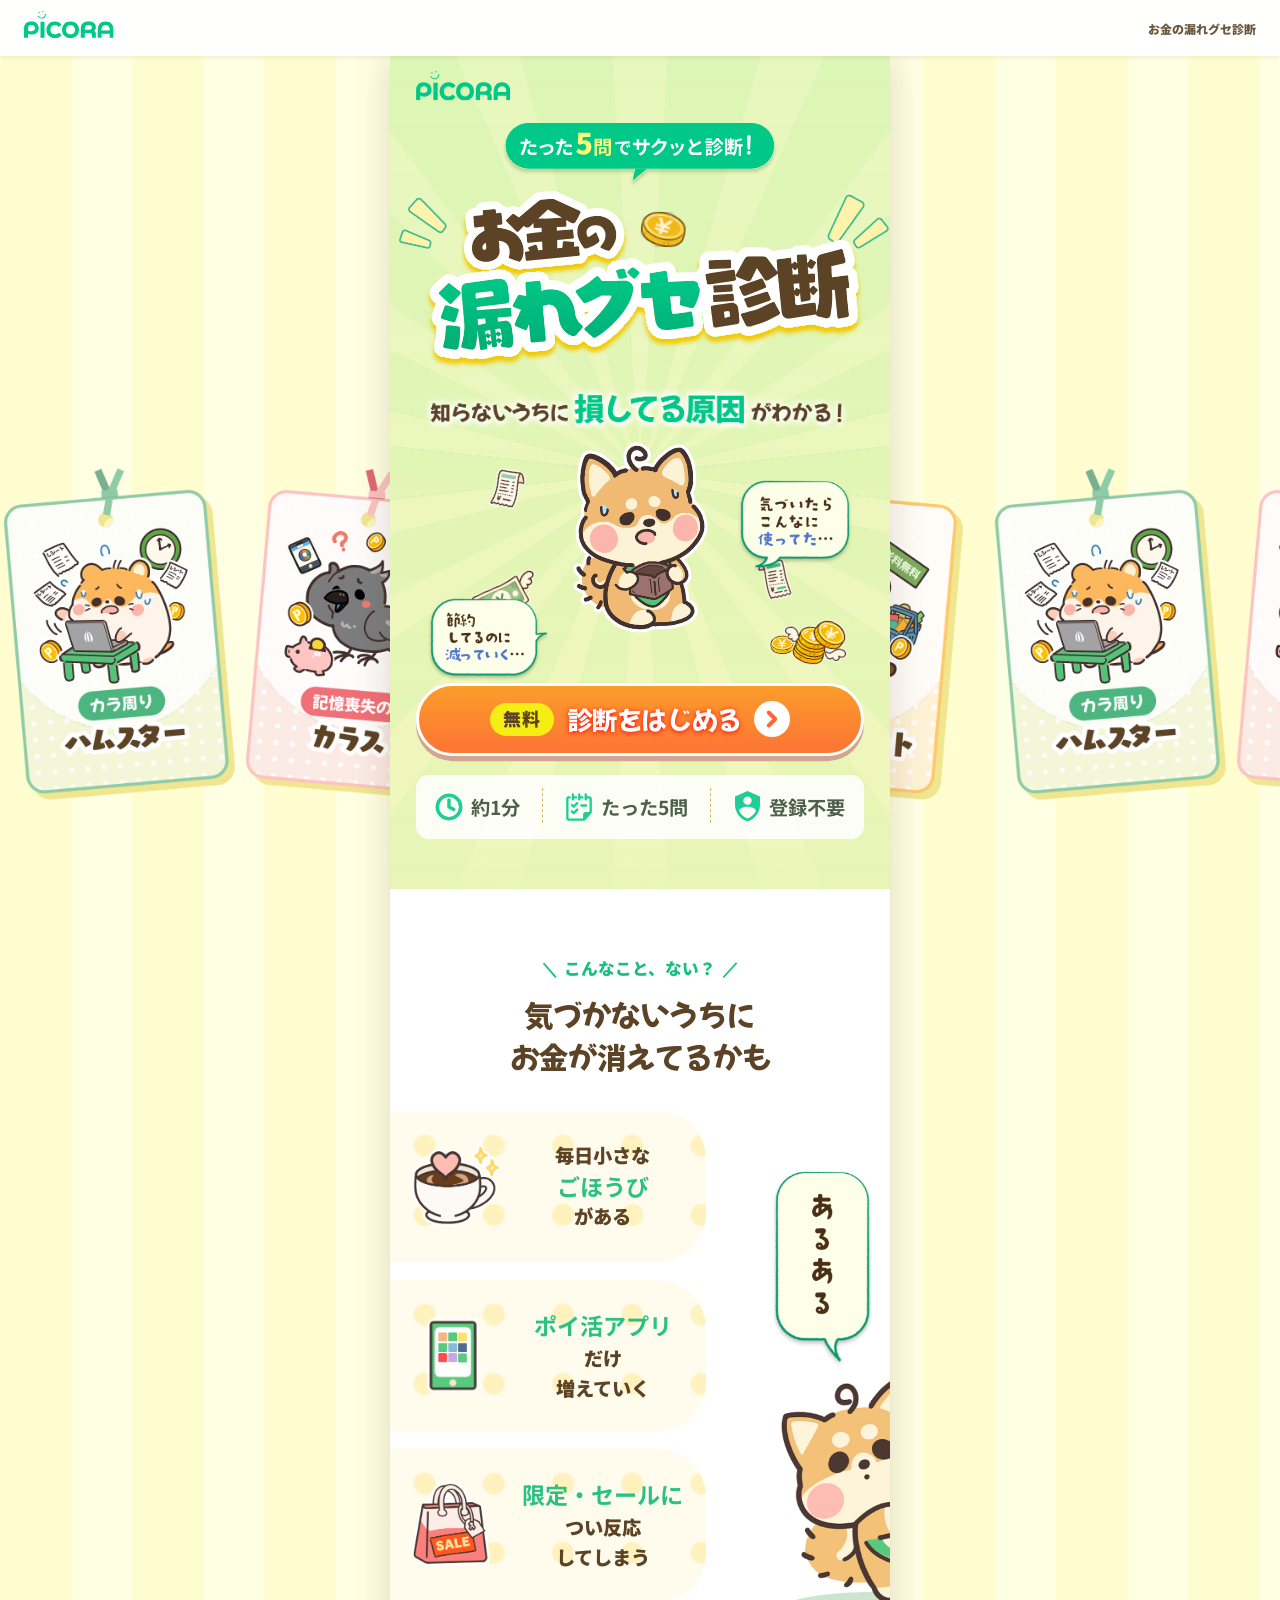
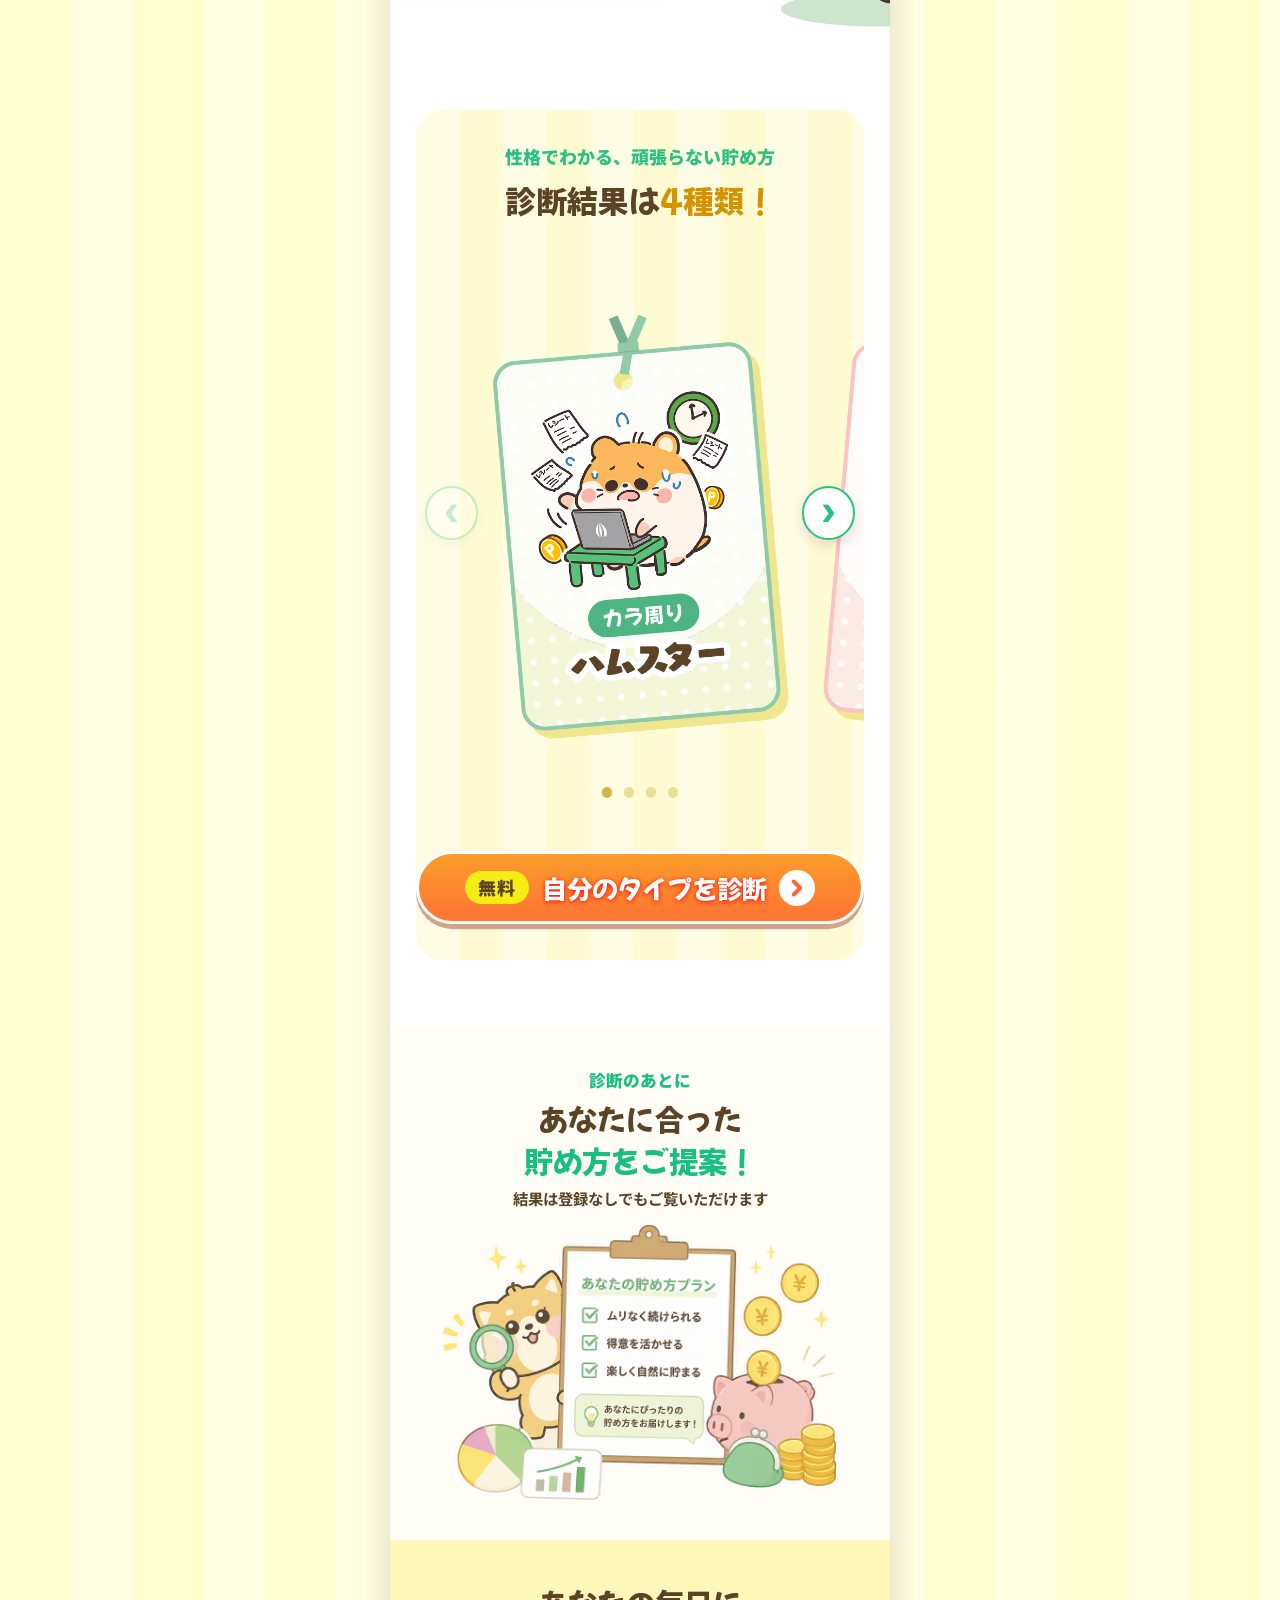
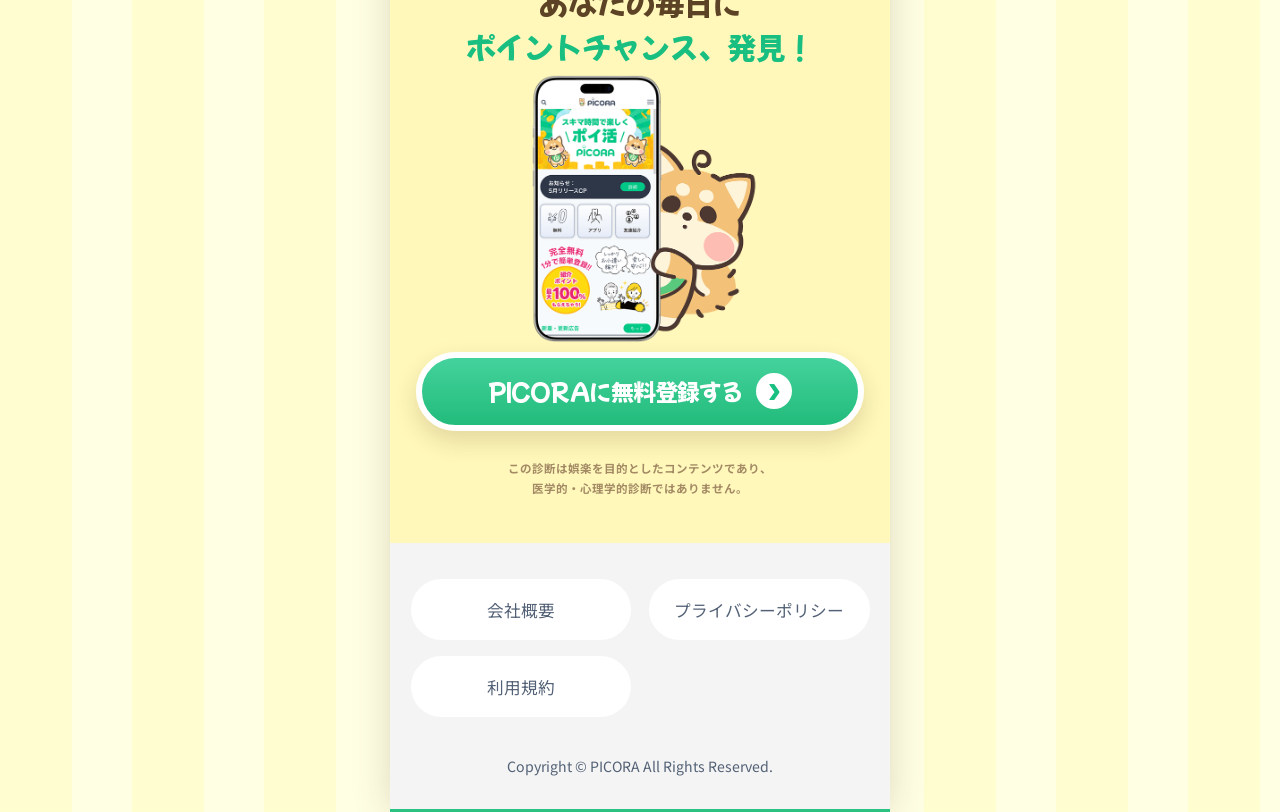
<file: index.html>
<!doctype html>
<html lang="ja">
  <head>
    <meta charset="UTF-8" />
    <meta name="viewport" content="width=device-width, initial-scale=1" />
    <meta name="robots" content="noindex, nofollow" />
    <meta name="description" content="たった5問でわかる、お金の漏れグセ診断" />
    <meta property="og:type" content="website" />
    <meta property="og:site_name" content="PICORA" />
    <meta property="og:title" content="お金の漏れグセ診断｜PICORA" />
    <meta property="og:description" content="たった5問でわかる、お金の漏れグセ診断" />
    <meta property="og:url" content="https://akkmsk.github.io/picora-shindan/" />
    <meta property="og:image" content="https://akkmsk.github.io/picora-shindan/assets/ogp-default.png" />
    <meta property="og:image:width" content="1200" />
    <meta property="og:image:height" content="630" />
    <meta property="og:image:alt" content="PICORA お金の漏れグセ診断" />
    <meta name="twitter:card" content="summary_large_image" />
    <meta name="twitter:title" content="お金の漏れグセ診断｜PICORA" />
    <meta name="twitter:description" content="たった5問でわかる、お金の漏れグセ診断" />
    <meta name="twitter:image" content="https://akkmsk.github.io/picora-shindan/assets/ogp-default.png" />
    <title>お金の漏れグセ診断｜PICORA</title>
    <link rel="icon" type="image/svg+xml" href="assets/brand-favicon.svg" />
    <link rel="preconnect" href="https://fonts.googleapis.com" />
    <link rel="preconnect" href="https://fonts.gstatic.com" crossorigin />
    <link href="https://fonts.googleapis.com/css2?family=Mochiy+Pop+One&family=Noto+Sans+JP:wght@500;700;900&display=swap" rel="stylesheet" />
    <link rel="stylesheet" href="styles.css?v=20260807-36" />
  </head>
  <body>
    <div class="desktop-background-title" aria-hidden="true">
      <img class="desktop-background-title__badge" src="assets/hero-title-badge.svg?v=20260817" alt="" />
      <div class="desktop-background-title__main">
        <img class="desktop-background-title__decoration desktop-background-title__decoration--left" src="assets/hero-title-deco-left.svg?v=20260817" alt="" />
        <img class="desktop-background-title__logo" src="assets/hero-title-logo.svg?v=20260817" alt="" />
        <img class="desktop-background-title__decoration desktop-background-title__decoration--right" src="assets/hero-title-deco-right.svg?v=20260817" alt="" />
      </div>
    </div>

    <header class="desktop-site-header" aria-label="PICORA">
      <img src="assets/brand-logo.svg?v=20260817" alt="PICORA" />
      <p>お金の漏れグセ診断</p>
    </header>

    <div class="desktop-card-stage" aria-hidden="true">
      <div class="desktop-card-rail">
        <img class="desktop-card-strip" src="assets/types-cards.png?v=20260817-2" alt="" />
        <img class="desktop-card-strip" src="assets/types-cards.png?v=20260817-2" alt="" />
        <img class="desktop-card-strip" src="assets/types-cards.png?v=20260817-2" alt="" />
      </div>
    </div>

    <main class="site-shell">
      <section class="hero" aria-labelledby="hero-title">
        <header class="site-header">
          <img class="site-logo" src="assets/brand-logo.svg?v=20260817" alt="PICORA" />
        </header>

        <div class="hero-copy">
          <h1 id="hero-title" class="visually-hidden">たった5問でサクッと診断！お金の漏れグセ診断。知らないうちに損してる原因がわかる！</h1>
          <div class="hero-title-composition" aria-hidden="true">
            <img class="hero-title-badge" src="assets/hero-title-badge.svg?v=20260817" alt="" />
            <div class="hero-title-main">
              <img class="hero-title-decoration hero-title-decoration--left" src="assets/hero-title-deco-left.svg?v=20260817" alt="" />
              <img class="hero-title-logo" src="assets/hero-title-logo.svg?v=20260817" alt="" />
              <img class="hero-title-decoration hero-title-decoration--right" src="assets/hero-title-deco-right.svg?v=20260817" alt="" />
            </div>
          </div>
          <img class="hero-subcopy" src="assets/hero-subcopy.png" alt="" aria-hidden="true" />
        </div>

        <div class="hero-visual" aria-hidden="true">
          <img class="hero-receipt receipt-top" src="assets/hero-receipt-left.png" alt="" />
          <img class="bill bill-left" src="assets/hero-bill.png?v=20260812-2" alt="" />
          <img class="hero-mascot" src="assets/hero-mascot.png" alt="" />
          <img class="coin coin-one" src="assets/hero-coin.png" alt="" />
          <img class="coin-stack" src="assets/hero-coin-stack.png?v=20260812" alt="" />
          <img class="hero-receipt receipt-right" src="assets/hero-receipt-right.png" alt="" />
          <img class="hero-bubble bubble-right" src="assets/hero-bubble-right.png" alt="" />
          <img class="hero-bubble bubble-left" src="assets/hero-bubble-left.png" alt="" />
        </div>

        <button class="cta cta-primary" type="button" data-start-diagnosis>
          <span class="cta-tag">無料</span>
          <span>診断をはじめる</span>
          <span class="cta-arrow" aria-hidden="true"><img src="assets/cta-arrow.svg" alt="" /></span>
        </button>

        <ul class="hero-points" aria-label="診断の特徴">
          <li><img class="hero-point-icon" src="assets/feature-clock.svg" alt="" />約1分</li>
          <li class="hero-points__divider" aria-hidden="true"></li>
          <li><img class="hero-point-icon" src="assets/feature-checklist.svg" alt="" />たった5問</li>
          <li class="hero-points__divider" aria-hidden="true"></li>
          <li><img class="hero-point-icon" src="assets/feature-no-registration.svg" alt="" />登録不要</li>
        </ul>
      </section>

      <section class="problems" aria-labelledby="problems-title">
        <p class="eyebrow"><span aria-hidden="true">＼</span>こんなこと、ない？<span aria-hidden="true">／</span></p>
        <h2 id="problems-title">気づかないうちに<br />お金が消えてるかも</h2>

        <div class="problem-list">
          <article class="problem-card">
            <img src="assets/problem-coffee.png" alt="ハートが浮かぶコーヒーカップ" />
            <p>毎日小さな<br /><strong>ごほうび</strong><br />がある</p>
          </article>
          <article class="problem-card">
            <img src="assets/problem-phone.png" alt="スマートフォン" />
            <p><strong>ポイ活アプリ</strong><br />だけ<br />増えていく</p>
          </article>
          <article class="problem-card">
            <img src="assets/problem-sale.png" alt="セールの買い物袋" />
            <p><strong>限定・セールに</strong><br />つい反応<br />してしまう</p>
          </article>
        </div>
        <img class="peeking-mascot" src="assets/problem-mascot.png" alt="あるあると声をかけるぴこまる" />
      </section>

      <section class="types" id="types" aria-labelledby="types-title">
        <div class="types-panel">
        <div class="section-heading">
          <p>性格でわかる、頑張らない貯め方</p>
          <h2 id="types-title">診断結果は<span>4種類！</span></h2>
        </div>

        <div class="result-carousel" aria-label="診断結果タイプ">
          <button class="carousel-arrow carousel-arrow--prev" type="button" aria-label="前のタイプを見る" disabled>‹</button>
          <div class="result-track">
            <figure class="result-card is-active">
              <div class="figma-type-card figma-type-card--hamster" role="img" aria-label="カラ周り ハムスター"></div>
            </figure>
            <figure class="result-card">
              <div class="figma-type-card figma-type-card--crow" role="img" aria-label="記憶喪失の カラス"></div>
            </figure>
            <figure class="result-card">
              <div class="figma-type-card figma-type-card--toypoodle" role="img" aria-label="ごほうび依存の トイプー"></div>
            </figure>
            <figure class="result-card">
              <div class="figma-type-card figma-type-card--meerkat" role="img" aria-label="ミーハーな ミーアキャット"></div>
            </figure>
          </div>
          <button class="carousel-arrow carousel-arrow--next" type="button" aria-label="次のタイプを見る">›</button>
          <div class="carousel-dots" aria-label="結果タイプを切り替える">
            <button class="is-active" type="button" aria-label="1枚目"></button>
            <button type="button" aria-label="2枚目"></button>
            <button type="button" aria-label="3枚目"></button>
            <button type="button" aria-label="4枚目"></button>
          </div>
        </div>

        <button class="cta cta-primary types-cta" type="button" data-start-diagnosis>
          <span class="cta-tag">無料</span>
          <span>自分のタイプを診断</span>
          <span class="cta-arrow" aria-hidden="true"><img src="assets/cta-arrow.svg" alt="" /></span>
        </button>
        </div>
      </section>

      <section class="proposal" id="proposal" aria-labelledby="proposal-title">
        <p class="section-kicker">診断のあとに</p>
        <h2 id="proposal-title">あなたに合った<br /><span>貯め方をご提案！</span></h2>
        <p>結果は登録なしでもご覧いただけます</p>
        <img src="assets/proposal-plan.png" alt="診断後に提案される貯め方プランのイメージ" />
      </section>

      <section class="registration" aria-labelledby="registration-title">
        <h2 id="registration-title">あなたの毎日に<br /><span>ポイントチャンス、発見！</span></h2>
        <img class="registration-visual" src="assets/registration-mascot.png" alt="PICORAアプリを紹介するぴこまる" />
        <a class="cta cta-register" href="https://picora.jp/">
          <span>PICORAに無料登録する</span>
          <span class="cta-arrow" aria-hidden="true">›</span>
        </a>
        <p class="disclaimer">この診断は娯楽を目的としたコンテンツであり、<br />医学的・心理学的診断ではありません。</p>
      </section>

      <footer class="footer">
        <nav aria-label="フッターナビゲーション">
          <a href="https://picora.jp/">会社概要</a>
          <a href="https://picora.jp/">プライバシーポリシー</a>
          <a href="https://picora.jp/">利用規約</a>
        </nav>
        <small>Copyright © PICORA All Rights Reserved.</small>
      </footer>
    </main>

    <section class="diagnosis-screen" aria-label="お金の漏れグセ診断 Q1" hidden>
      <div class="diagnosis-shell">
        <header class="diagnosis-header">
          <img src="assets/brand-logo.svg?v=20260817" alt="PICORA" />
        </header>

        <div class="diagnosis-navigation">
          <button class="diagnosis-back" type="button" data-close-diagnosis aria-label="トップへ戻る">
            <img src="assets/question-back.svg" alt="" />
          </button>
          <p class="question-number">Q1</p>
        </div>

        <div class="diagnosis-progress" aria-label="全5問中1問目">
          <span></span>
        </div>

        <main class="question-stage">
          <section class="question-card" aria-labelledby="question-title">
            <h1 id="question-title">給料日が来たとき、<br />最初にしがちなことは？</h1>
            <div class="question-options" role="group" aria-label="Q1の回答">
              <button class="question-option option-a" type="button" data-answer="A" aria-pressed="false">
                <span class="answer-letter">A</span>
                <span>今月の予算や貯金額を細かく決める</span>
                <img src="assets/question-arrow.svg" alt="" />
              </button>
              <button class="question-option option-b" type="button" data-answer="B" aria-pressed="false">
                <span class="answer-letter">B</span>
                <span>入金を確認して、いつも通り過ごす</span>
                <img src="assets/question-arrow.svg" alt="" />
              </button>
              <button class="question-option option-c" type="button" data-answer="C" aria-pressed="false">
                <span class="answer-letter">C</span>
                <span>頑張った自分へのごほうびを買う</span>
                <img src="assets/question-arrow.svg" alt="" />
              </button>
              <button class="question-option option-d" type="button" data-answer="D" aria-pressed="false">
                <span class="answer-letter">D</span>
                <span>SNSで話題の商品をチェックする</span>
                <img src="assets/question-arrow.svg" alt="" />
              </button>
            </div>
          </section>

          <div class="question-mascot">
            <img src="assets/question-mascot.png" alt="スマートフォンを持つぴこまる" />
            <p>直感で選んでね。</p>
          </div>
        </main>
      </div>
    </section>

    <section class="result-screen" aria-label="診断結果" hidden>
      <div class="result-shell">
        <header class="result-header">
          <button class="result-home-link" type="button" data-return-home aria-label="トップへ戻る">
            <img src="assets/brand-logo.svg?v=20260817" alt="PICORA" />
          </button>
        </header>
        <p class="result-intro">あなたのお金の漏れグセは...</p>

        <main class="result-main">
          <article class="result-summary-card">
            <div class="result-ribbon"><img src="assets/character-ribbon.svg" alt="" /></div>
            <p class="result-type-label">カラ周り</p>
            <h1 class="result-type-name">ハムスター</h1>
            <div class="result-character">
              <img src="assets/character-hamster.png" alt="カラ周りハムスター" />
            </div>

            <div class="result-details">
              <div class="result-stats">
                <div><b>行動力</b><strong>90<small>%</small></strong><i style="--score:90%"></i></div>
                <div><b>効率度</b><strong>5<small>%</small></strong><i style="--score:5%"></i></div>
                <div><b>モチベ度</b><strong>25<small>%</small></strong><i style="--score:25%"></i></div>
              </div>
              <div class="result-tags"><span>#毎日コツコツ</span><span>#調べすぎ迷子</span><span>#がんばり損</span></div>
            </div>

            <div class="result-description">
              <b>POINT</b>
              <p>節約やポイ活にはとっても前向き！<br />でも、お得な方法を調べたり、いろいろ試したりするうちに、手間ばかり増えているかも。頑張る量を増やすより、効果の高い方法をひとつに絞ることが、貯まる近道です。</p>
            </div>
          </article>

          <p class="result-saving-message">自分に合った<br /><strong>貯め方</strong>を見つけよ〜！</p>
        </main>

        <section class="result-actions">
          <h2>＼ 診断結果をシェア ／</h2>
          <div class="share-buttons" aria-label="診断結果をシェア">
            <a href="#" data-share="x" aria-label="Xでシェア">X</a><a href="#" data-share="line" aria-label="LINEでシェア">LINE</a><a href="#" data-share="url" aria-label="リンクをコピー">URL</a>
          </div>
          <button class="cta cta-primary result-retry" type="button" data-retry-diagnosis>
            <span>もう一度診断する</span><span class="cta-arrow" aria-hidden="true"><img src="assets/cta-arrow.svg" alt="" /></span>
          </button>

          <h2 class="result-picora-copy">楽しみを減らさず、<br />日常のついでにポイントを。</h2>
          <img class="result-registration-visual" src="assets/registration-mascot.png" alt="PICORAを紹介するぴこまる" />
          <p class="result-picora-text">PICORAは誰でも、毎日のお買い物や日常のサービス利用で、簡単にポイントを貯められるサービスです。</p>
          <a class="cta cta-register" href="https://picora.jp/">
            <span>PICORAに無料登録する</span><span class="cta-arrow" aria-hidden="true">›</span>
          </a>
        </section>

        <footer class="result-footer">
          <img src="assets/brand-logo.svg?v=20260817" alt="PICORA" />
          <nav><a href="https://blog.picora.jp/">ブログ</a><a href="https://picora.jp/">運営会社</a><a href="https://picora.jp/">利用規約</a><a href="https://picora.jp/">プライバシーポリシー</a></nav>
          <small>© PICORA</small>
        </footer>
      </div>
    </section>

    <div class="cta-floating-bar">
      <button class="cta cta-primary cta-floating" type="button" data-start-diagnosis aria-label="診断をはじめる">
        <span class="cta-tag">無料</span>
        <span>診断をはじめる</span>
        <span class="cta-arrow" aria-hidden="true"><img src="assets/cta-arrow.svg" alt="" /></span>
      </button>
    </div>

    <script src="script.js?v=20260817-2"></script>
  </body>
</html>
</file>
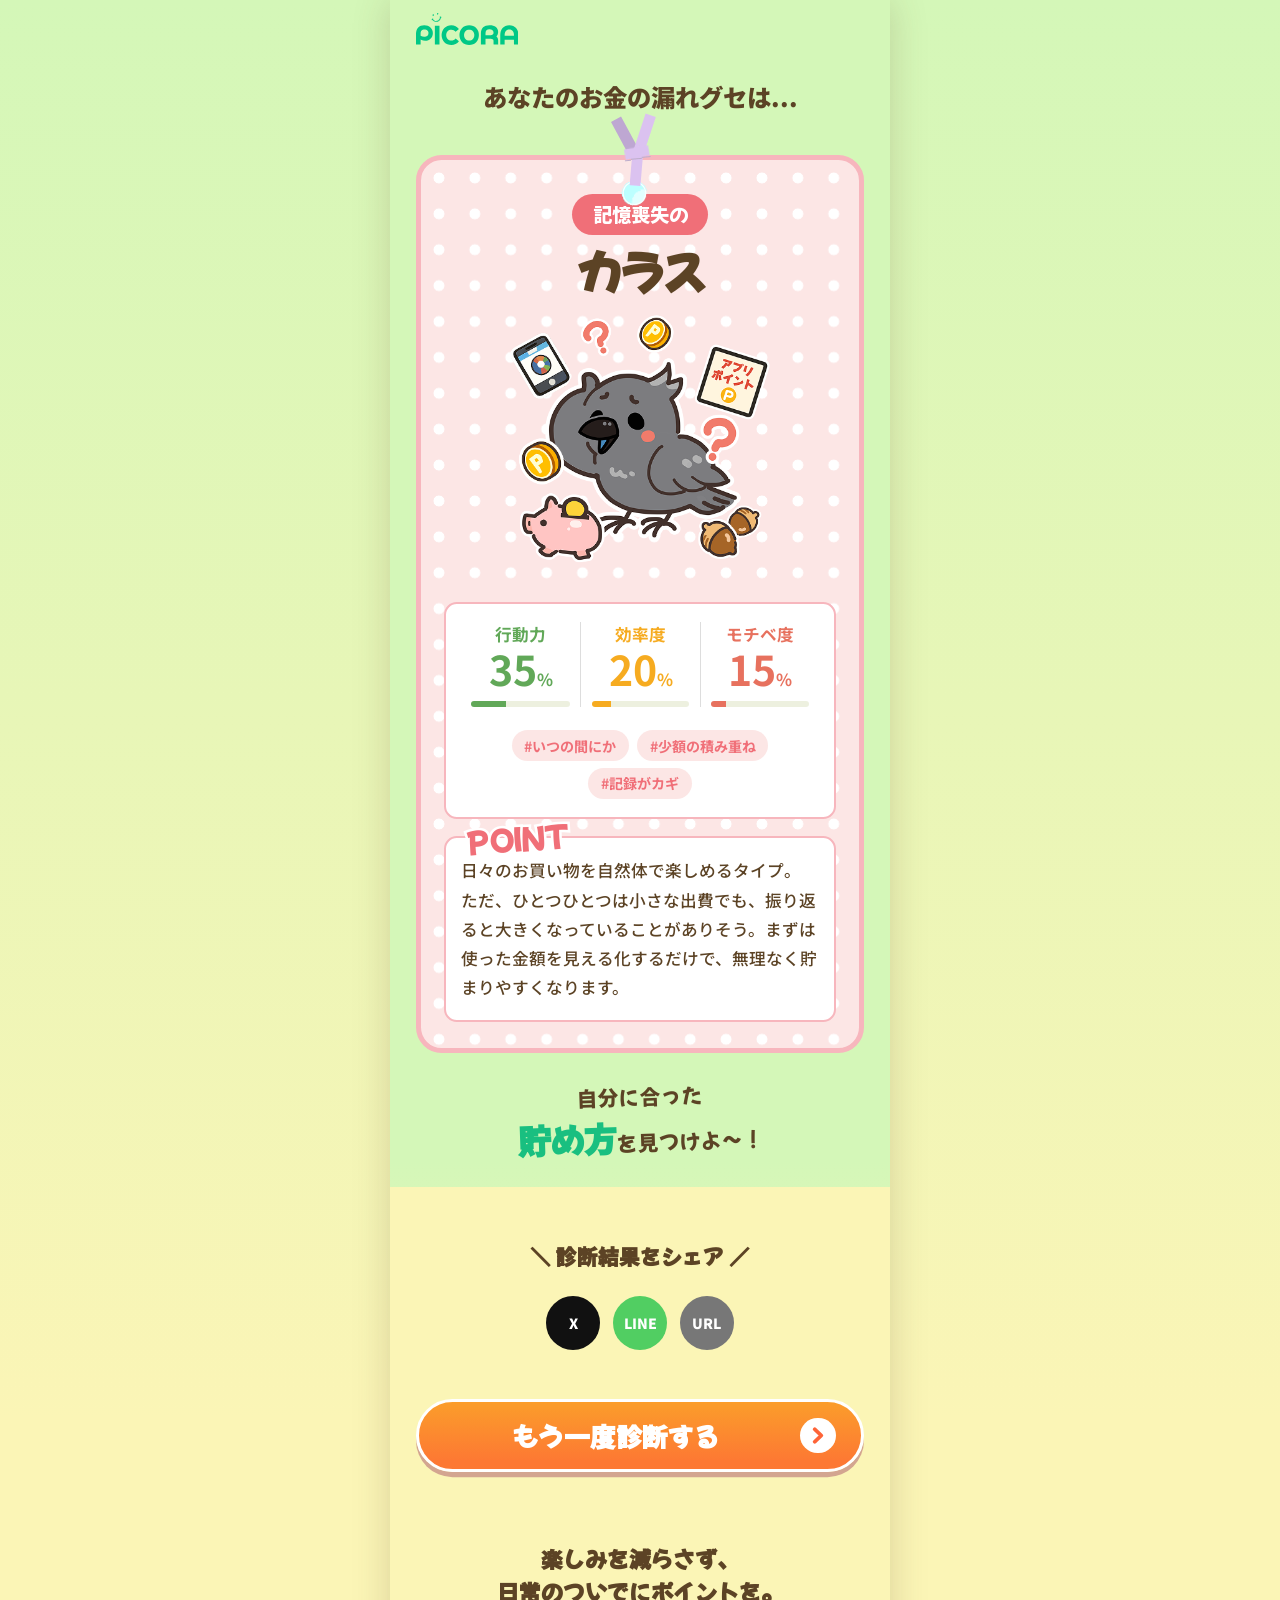
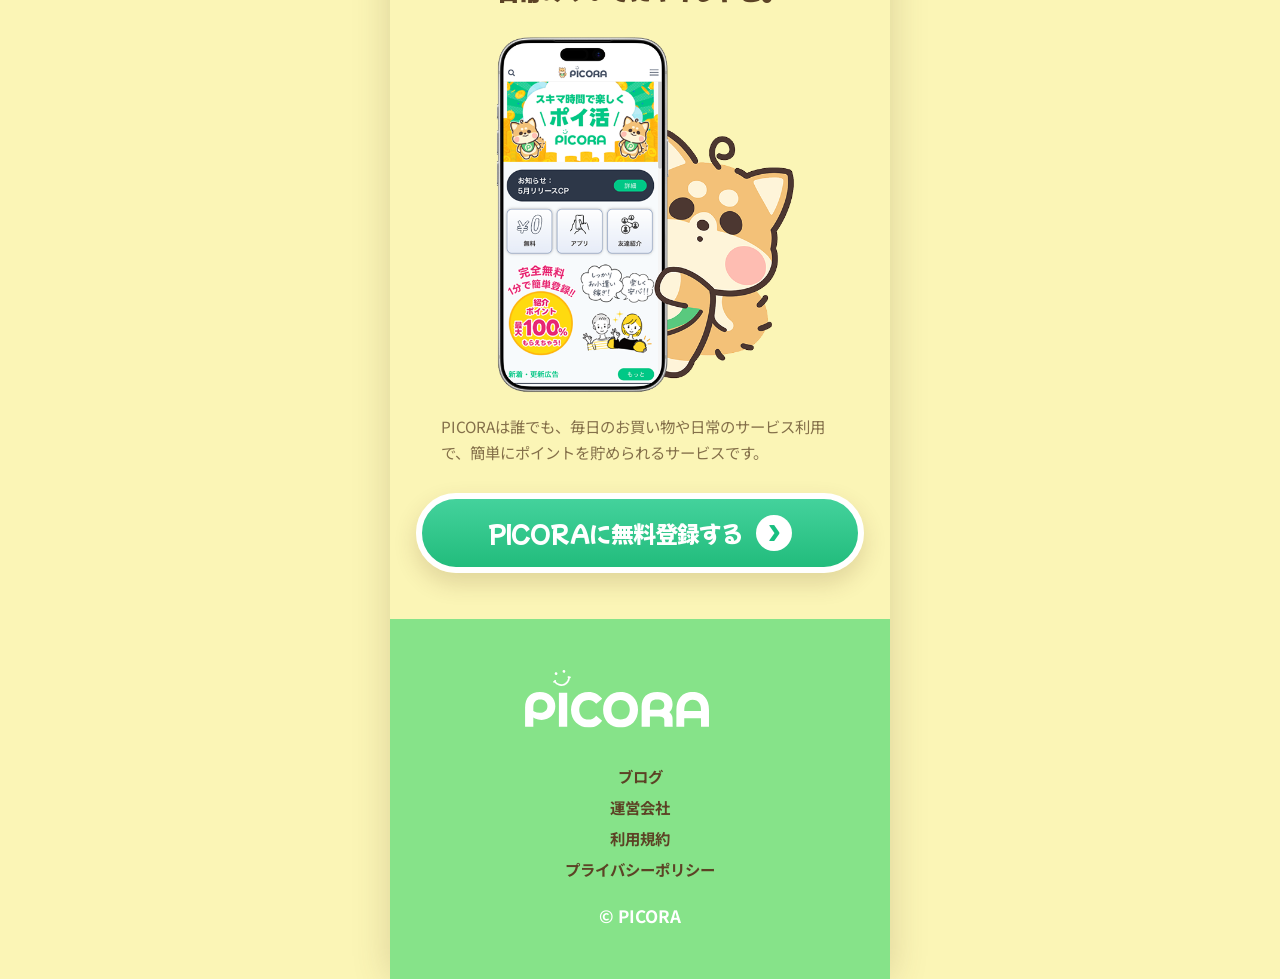
<file: share/crow.html>
<!doctype html>
<html lang="ja">
  <head>
    <meta charset="UTF-8" />
    <meta name="viewport" content="width=device-width, initial-scale=1" />
    <meta name="robots" content="noindex, nofollow" />
    <meta property="og:type" content="website" />
    <meta property="og:site_name" content="PICORA" />
    <meta property="og:title" content="記憶喪失のカラス｜お金の漏れグセ診断" />
    <meta property="og:description" content="私のお金の漏れグセは、記憶喪失のカラスでした！" />
    <meta property="og:url" content="https://akkmsk.github.io/picora-shindan/share/crow.html?v=20260817-2" />
    <meta property="og:image" content="https://akkmsk.github.io/picora-shindan/assets/ogp-crow.png?v=20260817-2" />
    <meta property="og:image:width" content="1200" />
    <meta property="og:image:height" content="630" />
    <meta name="twitter:card" content="summary_large_image" />
    <meta name="twitter:image" content="https://akkmsk.github.io/picora-shindan/assets/ogp-crow.png?v=20260817-2" />
    <title>記憶喪失のカラス｜お金の漏れグセ診断</title>
    <script>window.location.replace("../?result=crow");</script>
  </head>
  <body><p><a href="../?result=crow">診断結果を表示する</a></p></body>
</html>
</file>
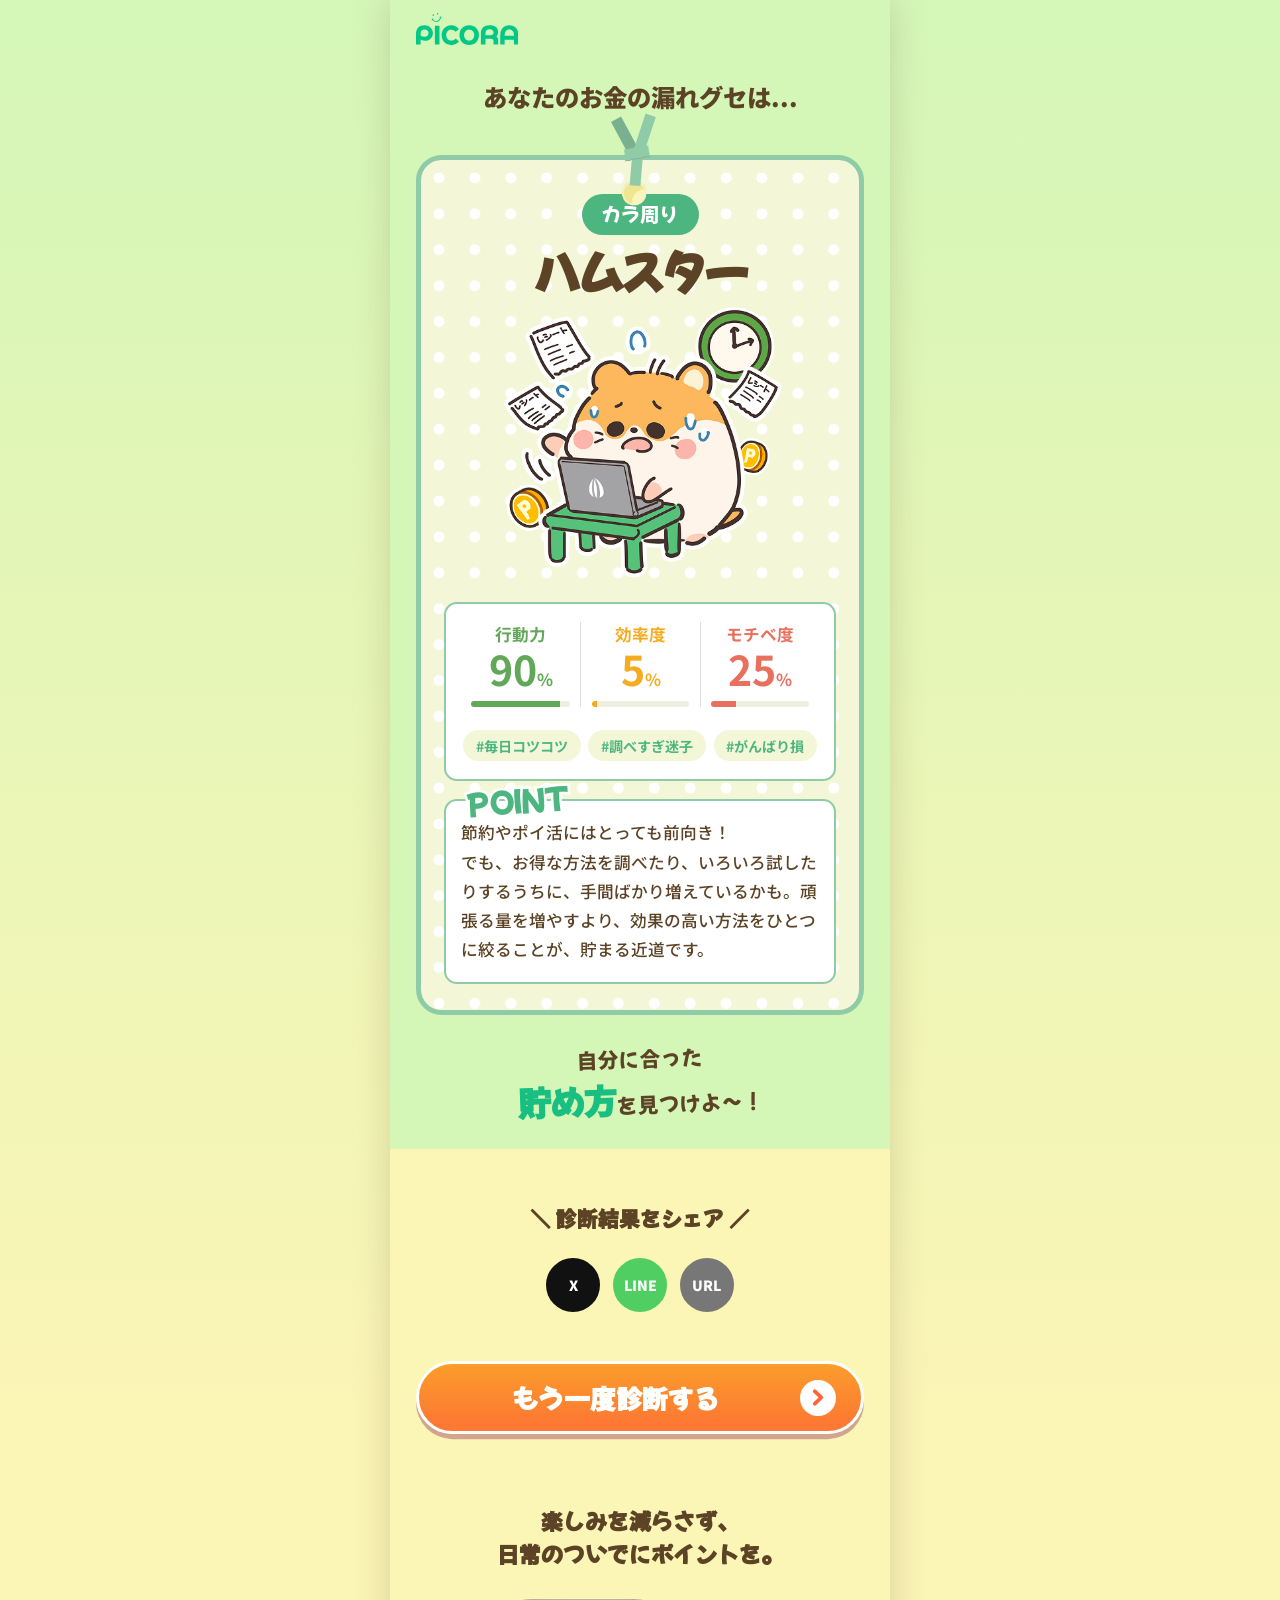
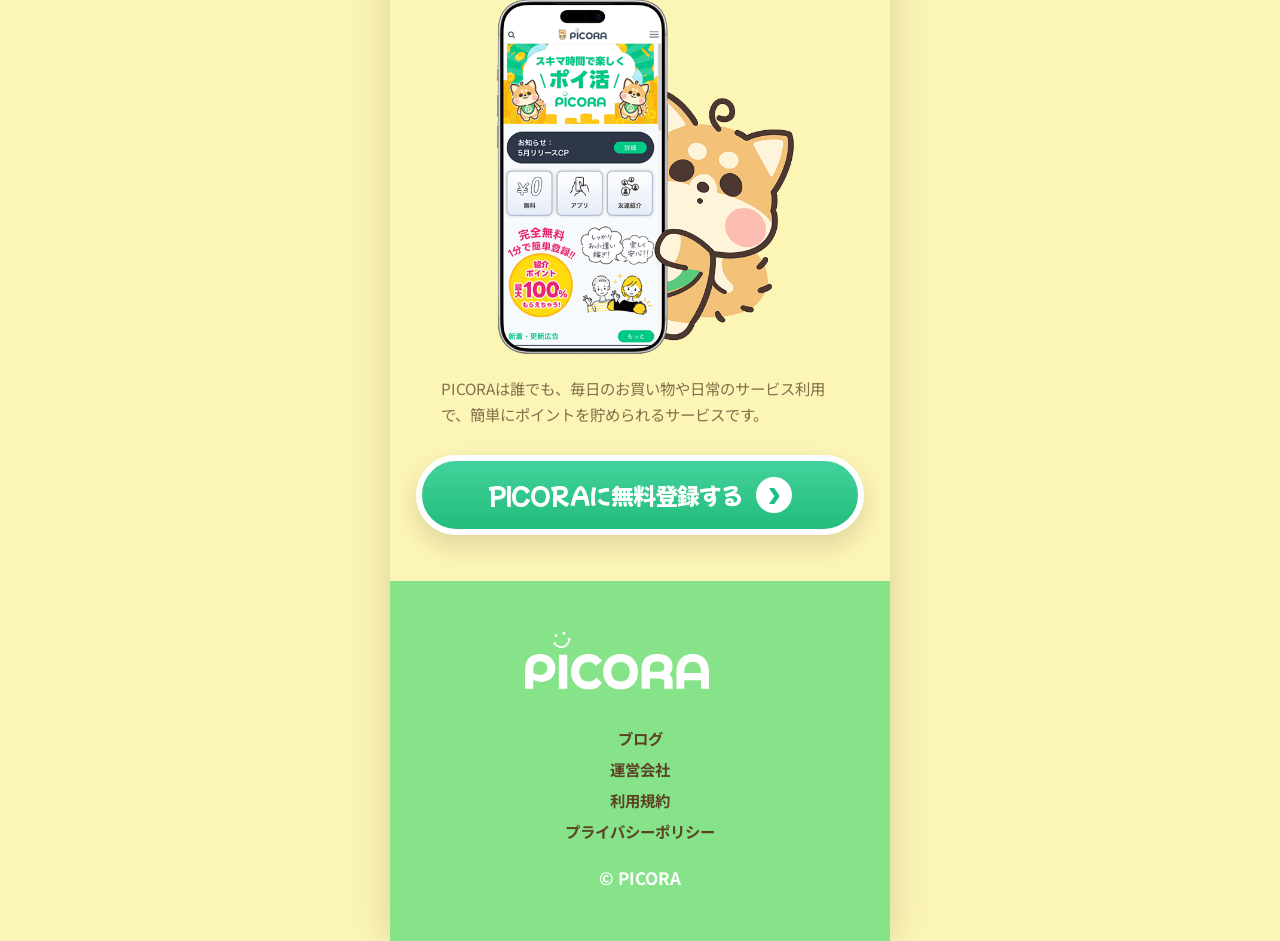
<file: share/hamster.html>
<!doctype html>
<html lang="ja">
  <head>
    <meta charset="UTF-8" />
    <meta name="viewport" content="width=device-width, initial-scale=1" />
    <meta name="robots" content="noindex, nofollow" />
    <meta property="og:type" content="website" />
    <meta property="og:site_name" content="PICORA" />
    <meta property="og:title" content="カラ周りハムスター｜お金の漏れグセ診断" />
    <meta property="og:description" content="私のお金の漏れグセは、カラ周りハムスターでした！" />
    <meta property="og:url" content="https://akkmsk.github.io/picora-shindan/share/hamster.html?v=20260817-2" />
    <meta property="og:image" content="https://akkmsk.github.io/picora-shindan/assets/ogp-hamster.png?v=20260817-2" />
    <meta property="og:image:width" content="1200" />
    <meta property="og:image:height" content="630" />
    <meta name="twitter:card" content="summary_large_image" />
    <meta name="twitter:image" content="https://akkmsk.github.io/picora-shindan/assets/ogp-hamster.png?v=20260817-2" />
    <title>カラ周りハムスター｜お金の漏れグセ診断</title>
    <script>window.location.replace("../?result=hamster");</script>
  </head>
  <body><p><a href="../?result=hamster">診断結果を表示する</a></p></body>
</html>
</file>
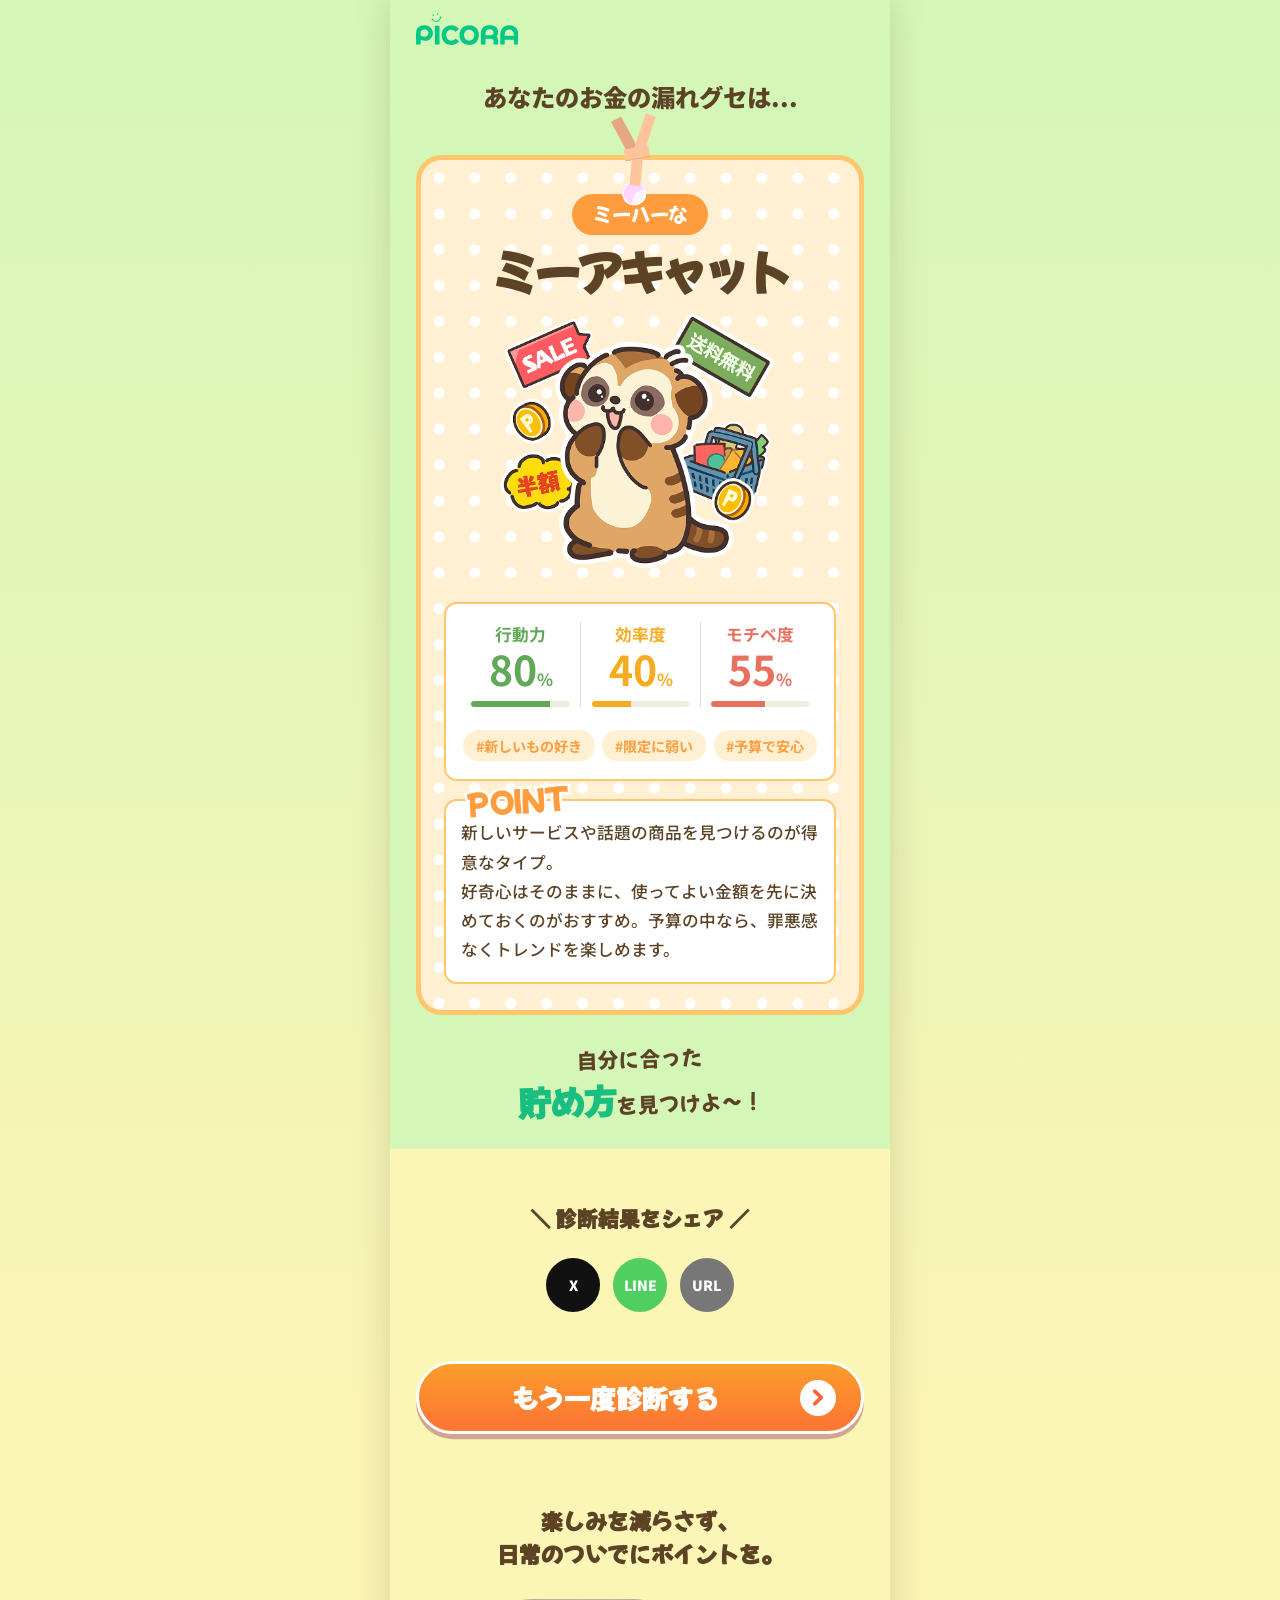
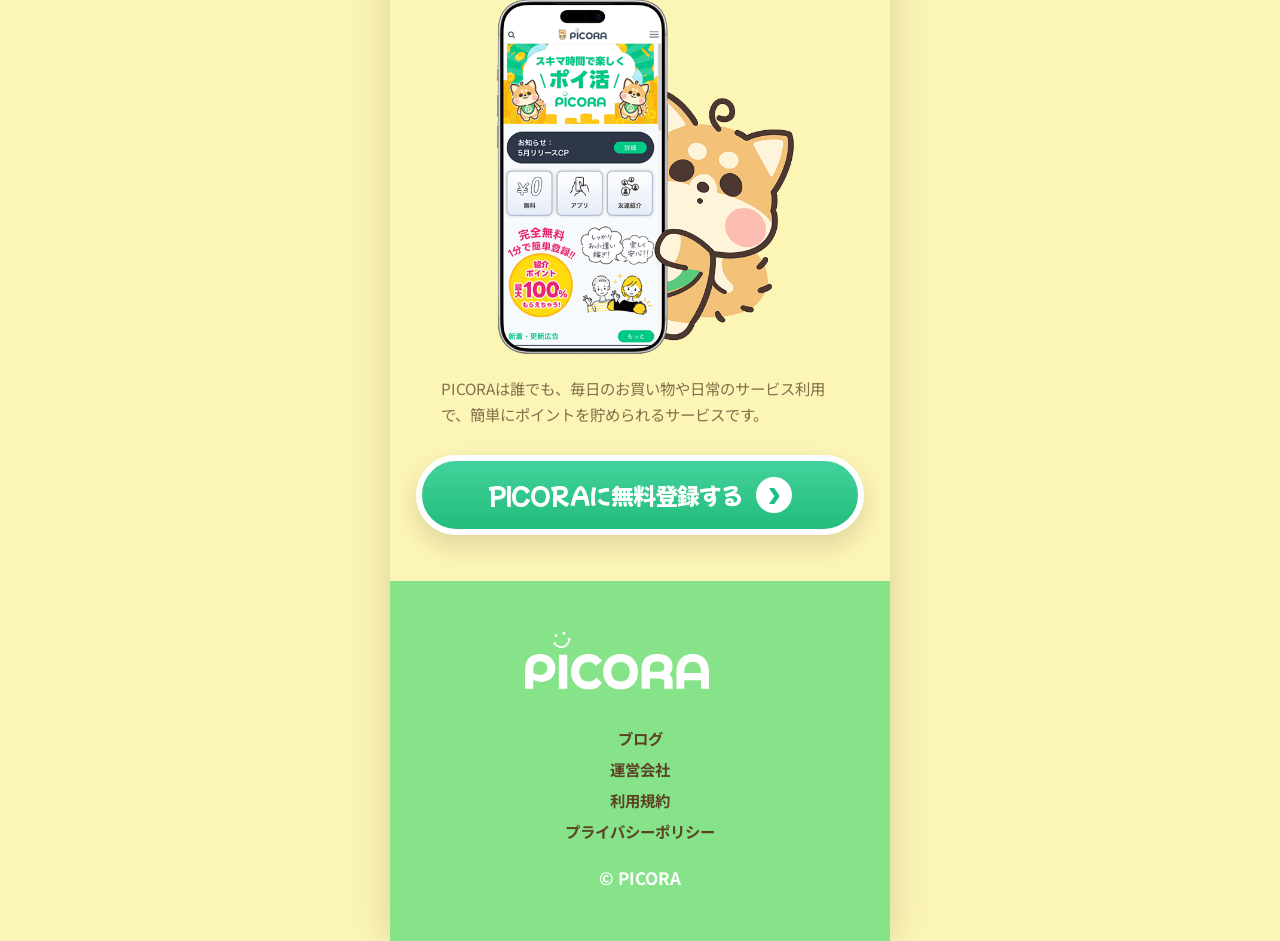
<file: share/meerkat.html>
<!doctype html>
<html lang="ja">
  <head>
    <meta charset="UTF-8" />
    <meta name="viewport" content="width=device-width, initial-scale=1" />
    <meta name="robots" content="noindex, nofollow" />
    <meta property="og:type" content="website" />
    <meta property="og:site_name" content="PICORA" />
    <meta property="og:title" content="ミーハーなミーアキャット｜お金の漏れグセ診断" />
    <meta property="og:description" content="私のお金の漏れグセは、ミーハーなミーアキャットでした！" />
    <meta property="og:url" content="https://akkmsk.github.io/picora-shindan/share/meerkat.html?v=20260817-2" />
    <meta property="og:image" content="https://akkmsk.github.io/picora-shindan/assets/ogp-meerkat.png?v=20260817-2" />
    <meta property="og:image:width" content="1200" />
    <meta property="og:image:height" content="630" />
    <meta name="twitter:card" content="summary_large_image" />
    <meta name="twitter:image" content="https://akkmsk.github.io/picora-shindan/assets/ogp-meerkat.png?v=20260817-2" />
    <title>ミーハーなミーアキャット｜お金の漏れグセ診断</title>
    <script>window.location.replace("../?result=meerkat");</script>
  </head>
  <body><p><a href="../?result=meerkat">診断結果を表示する</a></p></body>
</html>
</file>
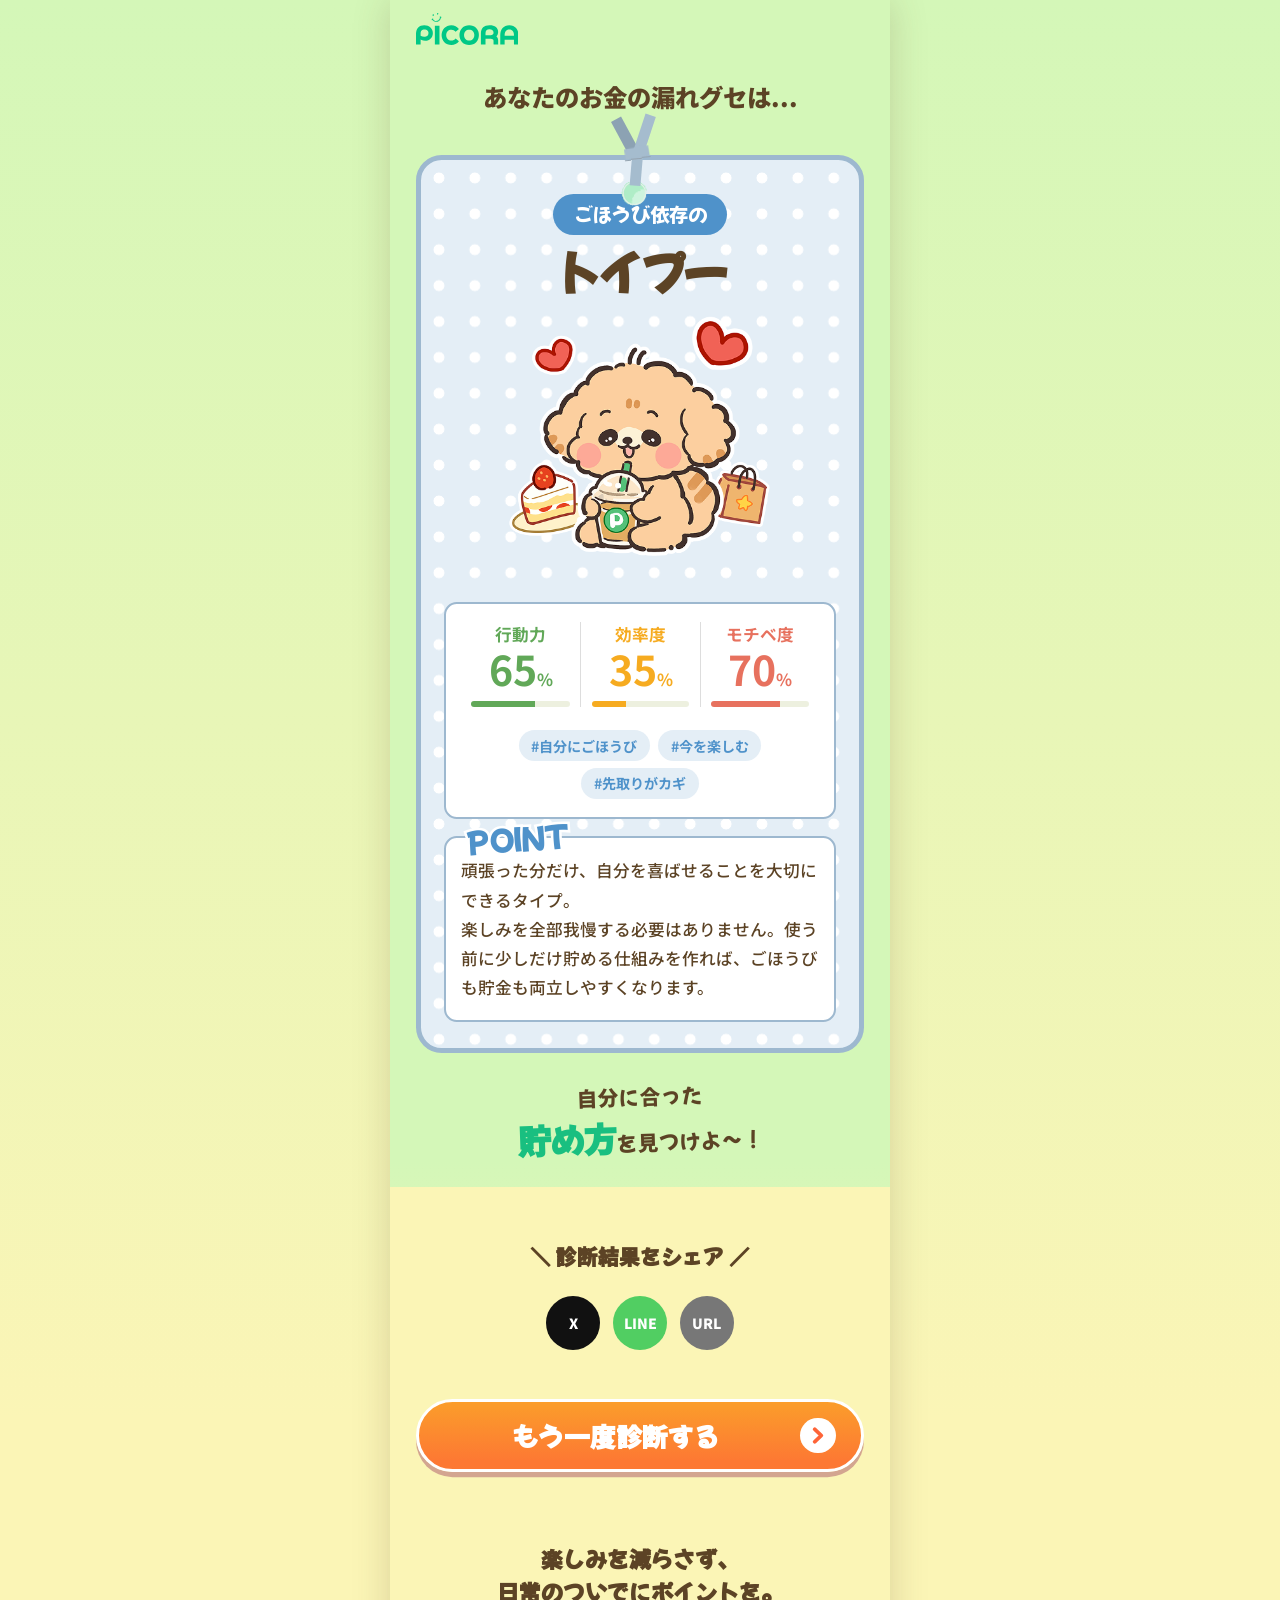
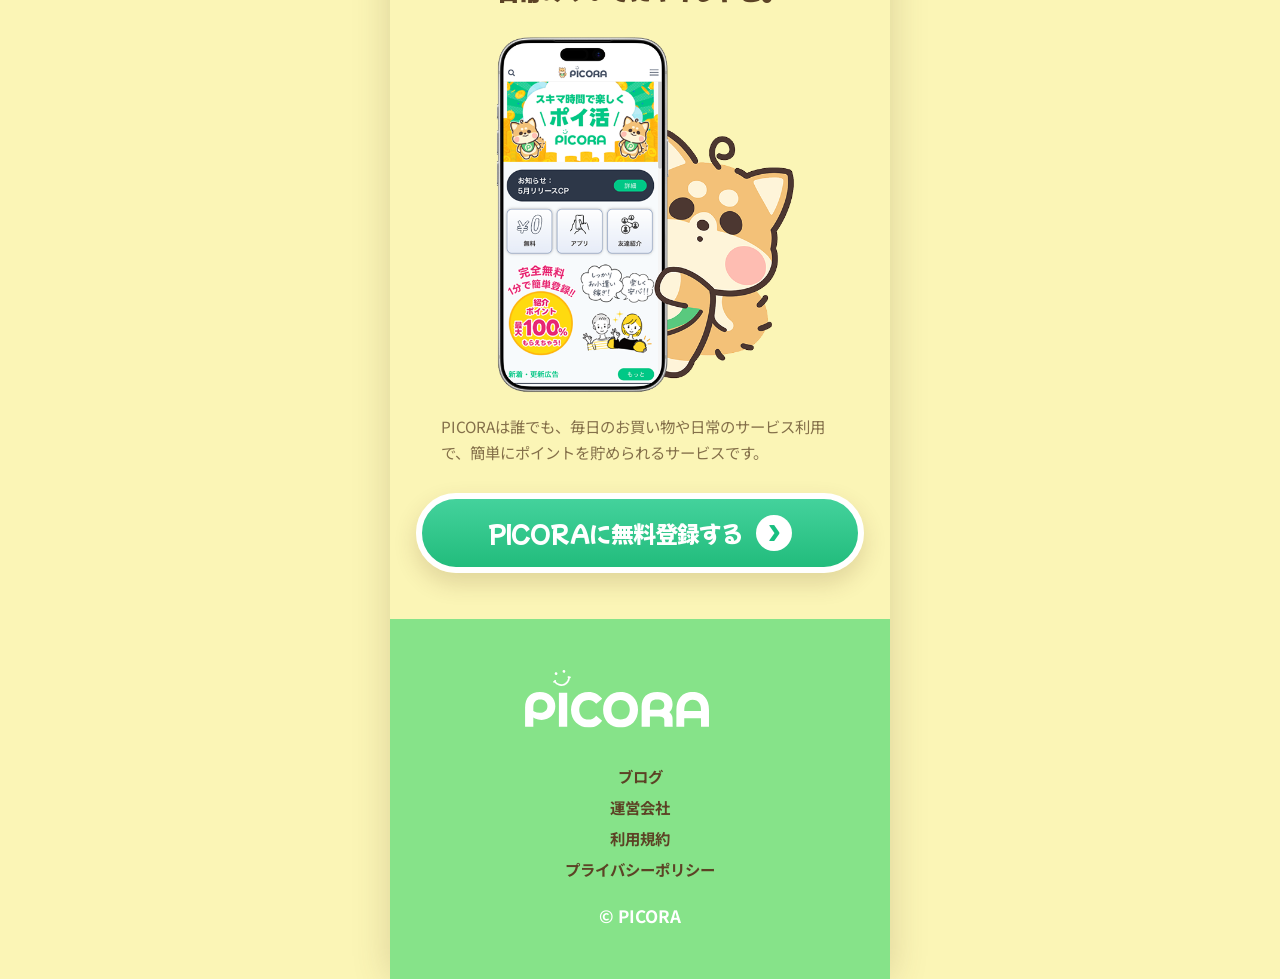
<file: share/toypoodle.html>
<!doctype html>
<html lang="ja">
  <head>
    <meta charset="UTF-8" />
    <meta name="viewport" content="width=device-width, initial-scale=1" />
    <meta name="robots" content="noindex, nofollow" />
    <meta property="og:type" content="website" />
    <meta property="og:site_name" content="PICORA" />
    <meta property="og:title" content="ごほうび依存のトイプー｜お金の漏れグセ診断" />
    <meta property="og:description" content="私のお金の漏れグセは、ごほうび依存のトイプーでした！" />
    <meta property="og:url" content="https://akkmsk.github.io/picora-shindan/share/toypoodle.html?v=20260817-2" />
    <meta property="og:image" content="https://akkmsk.github.io/picora-shindan/assets/ogp-toypoodle.png?v=20260817-2" />
    <meta property="og:image:width" content="1200" />
    <meta property="og:image:height" content="630" />
    <meta name="twitter:card" content="summary_large_image" />
    <meta name="twitter:image" content="https://akkmsk.github.io/picora-shindan/assets/ogp-toypoodle.png?v=20260817-2" />
    <title>ごほうび依存のトイプー｜お金の漏れグセ診断</title>
    <script>window.location.replace("../?result=toypoodle");</script>
  </head>
  <body><p><a href="../?result=toypoodle">診断結果を表示する</a></p></body>
</html>
</file>
<file: styles.css>
:root {
  --green: #19bf80;
  --green-dark: #2ac282;
  --brown: #5c4325;
  --cream: #fffdf6;
  --yellow: #fff8ba;
  --orange: #ff6b3d;
  --shadow: 0 8px 18px rgba(82, 43, 12, 0.16);
}

* {
  box-sizing: border-box;
}

html {
  scroll-behavior: smooth;
  background: #f2f2f2;
}

body {
  margin: 0;
  color: var(--brown);
  font-family: "Noto Sans JP", system-ui, sans-serif;
}

.desktop-card-stage {
  display: none;
}

.desktop-site-header {
  display: none;
}

.desktop-background-title {
  display: none;
}

.diagnosis-screen {
  min-height: 100vh;
  display: flex;
  justify-content: center;
  background-color: #ffffd7;
  background-image: repeating-linear-gradient(
    90deg,
    rgba(255, 248, 173, 0.18) 0 72px,
    rgba(255, 255, 255, 0.32) 72px 132px
  );
}

.diagnosis-screen[hidden] {
  display: none;
}

.diagnosis-shell {
  width: min(100%, 390px);
  min-height: 880px;
  background:
    linear-gradient(#d4f7b8, #fbf5b6),
    url("assets/hero-bg.png") center/cover;
}

.diagnosis-header {
  height: 50px;
  padding: 10px 20px 9px;
  display: flex;
  align-items: center;
}

.diagnosis-header img {
  width: 100px;
  height: auto;
}

.diagnosis-navigation {
  position: relative;
  height: 52px;
  padding: 12px 16px 8px;
  display: flex;
  align-items: center;
  justify-content: center;
}

.diagnosis-back {
  position: absolute;
  top: 12px;
  left: 16px;
  width: 32px;
  height: 32px;
  padding: 8px;
  border: 0;
  border-radius: 50%;
  display: grid;
  place-items: center;
  background: white;
  box-shadow: 0 1px 2px rgba(0, 0, 0, 0.12);
}

.diagnosis-back img {
  width: 16px;
  height: 16px;
}

.diagnosis-progress {
  width: calc(100% - 42px);
  height: 7px;
  margin: 0 auto;
  overflow: hidden;
  border: 1px solid white;
  border-radius: 999px;
  background: #d3e4d0;
}

.diagnosis-progress span {
  display: block;
  width: 20%;
  height: 100%;
  border-radius: inherit;
  background: #5cc960;
  transition: width 0.24s ease;
}

.question-card.is-changing {
  opacity: 0;
  transform: translateY(8px);
  transition: opacity 0.14s ease, transform 0.14s ease;
}

.question-stage {
  position: relative;
  min-height: 732px;
  padding: 18px 20px 24px;
}

.question-card {
  position: relative;
  min-height: 468px;
  padding: 30px 20px 24px;
  border-radius: 20px;
  background: white;
  box-shadow: 0 1px 2px rgba(0, 0, 0, 0.1);
  animation: question-card-enter 0.38s 0.08s cubic-bezier(0.2, 0.82, 0.25, 1) both;
}

.question-number {
  width: 70px;
  height: 40px;
  margin: 0;
  border-radius: 999px;
  display: grid;
  place-items: center;
  color: white;
  background: #32b97b;
  font-size: 21px;
  font-weight: 900;
}

.question-card h1 {
  margin: 0 0 20px;
  color: var(--brown);
  text-align: center;
  font-size: 19px;
  font-weight: 900;
  line-height: 1.58;
}

.question-options {
  display: grid;
  gap: 10px;
}

.question-option {
  min-height: 64px;
  padding: 10px 16px;
  border: 2px solid #b9e5ad;
  border-radius: 14px;
  display: grid;
  grid-template-columns: 32px 1fr 18px;
  align-items: center;
  gap: 12px;
  color: var(--brown);
  background: #f7fff3;
  box-shadow: 0 1px 2px rgba(0, 0, 0, 0.07);
  text-align: left;
  font-size: 14px;
  font-weight: 700;
  line-height: 1.55;
  transition: transform 0.16s ease, background 0.16s ease, border-color 0.16s ease;
}

.question-option:hover {
  transform: translateY(-1px);
}

.question-option.is-selected {
  border-color: #32b97b;
  background: #e4f9dd;
  transform: translateY(-1px);
}

.question-option:active {
  transform: scale(0.985);
}

.answer-letter {
  width: 32px;
  height: 32px;
  border-radius: 50%;
  display: grid;
  place-items: center;
  color: white;
  font-size: 15px;
  font-weight: 900;
}

.option-a .answer-letter { background: #86e389; }
.option-b .answer-letter { background: #f9af29; }
.option-c .answer-letter { background: #d4956a; }
.option-d .answer-letter { background: #e87070; }

.question-option img {
  width: 18px;
  height: 18px;
}

.question-mascot {
  padding-top: 34px;
  display: flex;
  flex-direction: column;
  align-items: center;
  animation: question-mascot-enter 0.42s 0.24s cubic-bezier(0.2, 0.82, 0.25, 1) both;
}

@keyframes question-card-enter {
  from {
    opacity: 0;
    transform: translateY(18px);
  }
  to {
    opacity: 1;
    transform: translateY(0);
  }
}

@keyframes question-mascot-enter {
  from {
    opacity: 0;
    transform: translateY(14px) scale(0.96);
  }
  to {
    opacity: 1;
    transform: translateY(0) scale(1);
  }
}

.question-mascot img {
  width: 156px;
  height: 104px;
  object-fit: contain;
}

.question-mascot p {
  margin: 8px 0 0;
  color: var(--brown);
  font-size: 12px;
  font-weight: 700;
}

body.is-diagnosis-open .site-shell,
body.is-diagnosis-open .cta-floating-bar,
body.is-result-open .site-shell,
body.is-result-open .cta-floating-bar,
body.is-result-open .desktop-site-header,
body.is-result-open .desktop-card-stage,
body.is-result-open .desktop-background-title {
  display: none;
}

.result-screen {
  --result-border: #90cba8;
  --result-card-bg: #f3f7d8;
  --result-accent: #4db680;
  --result-ribbon-filter: none;
  position:relative;
  z-index:10;
  min-height: 100vh;
  background: linear-gradient(#d4f7b8 0%, #fbf5b6 55%);
}

/* 診断タイプごとのカード配色（Figmaの4枚カードに合わせる） */
.result-screen[data-type="b"] {
  --result-border: #f7b6bd;
  --result-card-bg: #fce6e5;
  --result-accent: #f06f78;
  --result-ribbon-filter: hue-rotate(138deg) saturate(.78) brightness(1.08);
}
.result-screen[data-type="c"] {
  --result-border: #9db8cf;
  --result-card-bg: #e4eef6;
  --result-accent: #4f92ca;
  --result-ribbon-filter: hue-rotate(73deg) saturate(.62) brightness(.98);
}
.result-screen[data-type="d"] {
  --result-border: #ffc66b;
  --result-card-bg: #fff0d4;
  --result-accent: #ff9d3e;
  --result-ribbon-filter: hue-rotate(246deg) saturate(1.45) brightness(1.1);
}
.result-shell { width: min(100%, 390px); margin: 0 auto; background: linear-gradient(#d4f7b8 0 45%, #fbf5b6 62%); box-shadow: 0 0 28px rgba(92,67,37,.2); }
.result-header { height: 50px; padding: 10px 20px; }
.result-home-link { width: 100px; height: 31px; padding: 0; border: 0; display: block; background: transparent; }
.result-home-link img { width: 100%; height: 100%; display: block; object-fit: contain; object-position: left center; }
.result-home-link:focus-visible { outline: 3px solid var(--brown); outline-offset: 3px; border-radius: 4px; }
.result-intro { margin: 12px 0 8px; color: var(--brown); text-align: center; font-size: 19px; font-weight: 900; }
.result-main { padding: 24px 20px 20px; }
.result-summary-card { position: relative; padding: 26px 18px 20px; border: 4px solid var(--result-border); border-radius: 20px; background: var(--result-card-bg); background-image: radial-gradient(circle,#fff 0 4px,transparent 4.5px); background-size: 28px 28px; }
.result-ribbon { position: absolute; top: -38px; left: 50%; width: 42px; transform: translateX(-50%) rotate(-5deg); }
.result-ribbon img { width: 100%; filter: var(--result-ribbon-filter); }
.result-type-label { width: fit-content; margin: 0 auto 2px; padding: 5px 16px; border-radius: 999px; color: #fff; background: var(--result-accent); font-family: "Mochiy Pop One",sans-serif; font-size: 15px; }
.result-type-name { margin: 0; color: var(--brown); text-align: center; font-family: "Mochiy Pop One",sans-serif; font-size: 36px; letter-spacing: -.08em; }
.result-character { height: 218px; display: grid; place-items: center; }
.result-character img { width: 225px; height: 218px; object-fit: contain; }
.result-details,.result-description { margin-top: 14px; padding: 14px 12px; border: 2px solid var(--result-border); border-radius: 10px; background: white; }
.result-stats { display: grid; grid-template-columns: repeat(3,1fr); }
.result-stats div { padding: 0 8px; display: flex; flex-direction: column; align-items: center; color: #61a858; }
.result-stats div+div { border-left: 1px solid #ddd; }
.result-stats div:nth-child(2) { color:#f6ab20; }.result-stats div:nth-child(3) { color:#e7715e; }
.result-stats b { font-size: 13px; }.result-stats strong { font-size: 32px; line-height: 1.1; }.result-stats small { font-size: 13px; }
.result-stats i { width: 100%; height: 5px; margin-top: 8px; border-radius: 99px; background: linear-gradient(90deg,currentColor var(--score),#edf0df var(--score)); }
.result-tags { margin-top: 18px; display: flex; flex-wrap: wrap; justify-content: center; gap: 6px; }
.result-tags span { padding: 4px 10px; border-radius: 99px; color:var(--result-accent); background:var(--result-card-bg); font-size: 11px; font-weight:700; }
.result-description { position: relative; color:var(--brown); font-size:13px; font-weight:500; line-height:1.75; }
.result-description b { position:absolute; top:-18px; left:16px; color:var(--result-accent); font-family:"Mochiy Pop One",sans-serif; font-size:21px; -webkit-text-stroke:4px #fff; paint-order:stroke fill; transform:rotate(-4deg); }
.result-description p { margin:0; }
.result-saving-message { margin: 22px 0 0; text-align:center; color:var(--brown); font-family:"Mochiy Pop One",sans-serif; line-height:1.5; transform:rotate(-2deg); }
.result-saving-message strong { color:var(--green); font-size:26px; }
.result-actions { padding: 42px 20px 36px; text-align:center; background:#fbf5b6; }
.result-actions h2 { margin:0; color:var(--brown); font-family:"Mochiy Pop One",sans-serif; font-size:16px; line-height:1.55; }
.share-buttons { margin:18px 0 38px; display:flex; justify-content:center; gap:10px; }
.share-buttons a { width:42px; height:42px; border-radius:50%; display:grid; place-items:center; color:white; background:#111; font-size:11px; font-weight:900; text-decoration:none; }
.share-buttons a:nth-child(2){background:#51ce62}.share-buttons a:nth-child(3){background:#777}
.result-retry { width:100%; margin-bottom:54px; padding:15px 23px; color:white; }
.result-retry > span:first-child { flex:1; font-family:"Mochiy Pop One",sans-serif; font-size:20px; }
.result-picora-copy { font-size:17px!important; }
.result-registration-visual { width:266px; height:280px; margin:20px auto 0; object-fit:contain; }
.result-picora-text { margin:10px auto 22px; max-width:310px; color:rgba(92,67,37,.75); text-align:left; font-size:12px; line-height:1.7; }
.result-footer { padding:40px 32px; display:flex; flex-direction:column; align-items:center; gap:18px; background:#86e389; }
.result-footer img { width:180px; filter:brightness(0) invert(1); }
.result-footer nav { display:flex; flex-direction:column; align-items:center; gap:7px; }
.result-footer a { color:var(--brown); font-size:12px; font-weight:700; text-decoration:none; }.result-footer small{color:white;font-weight:700}

@media (min-width:900px){ .result-shell{zoom:1.2820512821;} }

button,
a {
  font: inherit;
}

button {
  cursor: pointer;
}

.site-shell {
  width: min(100%, 390px);
  min-height: 100vh;
  margin: 0 auto;
  overflow: hidden;
  background: white;
  box-shadow: 0 18px 40px rgba(0, 0, 0, 0.12);
}

.hero {
  position: relative;
  min-height: 650px;
  padding: 0 20px 26px;
  overflow: hidden;
  background-color: #dff5b5;
  background-image:
    linear-gradient(rgba(212, 247, 184, 0.25), rgba(251, 245, 182, 0.32)),
    url("assets/hero-bg.png");
  background-position: center;
  background-size: cover;
}

.site-header {
  height: 52px;
  display: flex;
  align-items: center;
}

.site-logo {
  width: 92px;
  height: auto;
}

.hero-copy {
  position: relative;
  z-index: 2;
  text-align: center;
}

.visually-hidden {
  position: absolute;
  width: 1px;
  height: 1px;
  padding: 0;
  margin: -1px;
  overflow: hidden;
  clip: rect(0, 0, 0, 0);
  white-space: nowrap;
  border: 0;
}

.hero-title-composition {
  position: relative;
  width: calc(100% + 40px);
  height: 210px;
  margin-left: -20px;
  animation: hero-title-pop 0.8s 0.15s cubic-bezier(0.2, 0.9, 0.25, 1) backwards;
}

.hero-title-badge {
  display: block;
  width: 246px;
  height: auto;
  margin: 0 auto -2px;
}

.hero-title-main {
  position: relative;
  width: 100%;
  height: 159px;
}

.hero-title-logo {
  display: block;
  position: relative;
  z-index: 2;
  width: 350px;
  max-width: calc(100% - 24px);
  height: auto;
  margin: 0 auto;
}

.hero-title-decoration {
  position: absolute;
  z-index: 1;
  top: 6px;
  width: 54px;
  height: auto;
}

.hero-title-decoration--left {
  left: -4px;
}

.hero-title-decoration--right {
  right: -4px;
}

.hero-subcopy {
  display: block;
  width: 390px;
  max-width: none;
  height: auto;
  margin: -34px 0 -18px -20px;
}

@keyframes hero-title-pop {
  0% {
    opacity: 0;
    transform: scale(0.72) translateY(18px);
  }
  72% {
    opacity: 1;
    transform: scale(1.05) translateY(-3px);
  }
  100% {
    opacity: 1;
    transform: scale(1) translateY(0);
  }
}

.badge {
  display: inline-block;
  margin: 0;
  padding: 7px 22px 10px;
  border-radius: 999px;
  color: white;
  background: #189251;
  box-shadow: 0 3px 0 rgba(38, 57, 28, 0.18);
  font-size: 14px;
  font-weight: 900;
}

.badge span {
  margin: 0 3px;
  color: #f6ed15;
  font-size: 21px;
}

.hero h1 {
  margin: 8px 0 4px;
  font-family: "Mochiy Pop One", sans-serif;
  line-height: 0.98;
  transform: rotate(-3deg);
  text-shadow: 0 4px 0 white, 2px 2px 0 white, -2px -2px 0 white;
}

.title-small {
  display: block;
  color: #21160e;
  font-size: 46px;
  letter-spacing: -0.14em;
}

.title-main {
  display: block;
  color: #318f46;
  font-size: 54px;
  letter-spacing: -0.08em;
}

.title-main > span {
  margin-left: 6px;
  color: #21160e;
}

.hero-lead {
  margin: 14px 0 0;
  font-family: "Mochiy Pop One", sans-serif;
  font-size: 15px;
}

.hero-lead strong {
  color: var(--green-dark);
  font-size: 22px;
}

.hero-visual {
  position: relative;
  height: 180px;
  margin-top: 0;
}

.hero-mascot {
  position: absolute;
  z-index: 2;
  left: 50%;
  bottom: 0;
  width: 178px;
  transform: translateX(-50%) rotate(-3deg);
}

.coin,
.coin-stack,
.bill,
.hero-receipt,
.hero-bubble {
  position: absolute;
  object-fit: contain;
}

.hero-receipt {
  z-index: 1;
}

.receipt-top {
  top: 10px;
  left: 42px;
  width: 58px;
  transform: rotate(-8deg);
}

.receipt-right {
  top: 80px;
  right: 40px;
  width: 60px;
  transform: rotate(8deg);
}

.hero-bubble {
  z-index: 3;
}

.bubble-right {
  top: 20px;
  right: 8px;
  width: 92px;
}

.bubble-left {
  bottom: 0;
  left: 8px;
  width: 98px;
}

.bill-left {
  left: 30px;
  top: 90px;
  width: 68px;
  transform: rotate(-7deg);
}

.coin-one {
  right: 52px;
  bottom: 18px;
  width: 24px;
  transform: rotate(25deg);
}

.coin-stack {
  right: 12px;
  top: 122px;
  width: 52px;
  transform: rotate(9deg);
}

.cta {
  min-height: 58px;
  border: 0;
  border-radius: 999px;
  display: flex;
  align-items: center;
  justify-content: center;
  gap: 10px;
  font-weight: 900;
  text-decoration: none;
  transition: transform 0.2s ease, box-shadow 0.2s ease;
}

.cta:hover {
  transform: translateY(-2px);
}

.cta:active {
  transform: translateY(1px);
}

.cta-primary:not(.cta-floating) {
  position: relative;
  z-index: 3;
  width: 100%;
  min-height: 54px;
  padding: 12px 20px;
  border: 3px solid white;
  color: white;
  background: linear-gradient(180deg, #fb9d2b 0.586%, #fd7833 89.157%);
  box-shadow: 0 4px 0 #d3a590;
  font-size: 20px;
  animation: start-cta-rise 0.9s 0.35s cubic-bezier(0.2, 0.82, 0.25, 1) backwards;
}

.cta-floating-bar {
  position: fixed;
  z-index: 50;
  right: 0;
  bottom: 0;
  left: 0;
  height: calc(94px + env(safe-area-inset-bottom));
  padding: 10px 12px calc(10px + env(safe-area-inset-bottom));
  display: flex;
  align-items: center;
  justify-content: center;
  background: rgba(255, 255, 255, 0.84);
  box-shadow: 0 -1px 8px rgba(92, 67, 37, 0.16);
  opacity: 0;
  visibility: hidden;
  pointer-events: none;
  transform: translateY(110%);
  transition: opacity 0.2s ease, transform 0.45s cubic-bezier(0.2, 0.82, 0.25, 1), visibility 0.2s;
}

.cta-floating-bar.is-visible {
  opacity: 1;
  visibility: visible;
  pointer-events: auto;
  transform: translateY(0);
}

.cta-floating {
  position: relative;
  width: min(calc(100% - 24px), 430px);
  min-height: 62px;
  padding: 15px 23px;
  border: 3px solid white;
  color: white;
  background: linear-gradient(180deg, #fb9d2b 0.586%, #fd7833 89.157%);
  box-shadow: 0 4px 0 #d3a590;
  font-size: 20px;
}

.cta-floating:hover {
  transform: translateY(-2px);
}

.cta-floating:active {
  transform: translateY(1px);
}

@keyframes start-cta-rise {
  0% {
    opacity: 0;
    transform: translateY(90px);
  }
  68% {
    opacity: 1;
    transform: translateY(-8px);
  }
  84% {
    transform: translateY(3px);
  }
  100% {
    opacity: 1;
    transform: translateY(0);
  }
}

.cta-tag {
  border-radius: 999px;
  min-height: 26px;
  padding: 4px 10px;
  display: inline-flex;
  align-items: center;
  color: var(--brown);
  background: #f6ed15;
  font-size: 14px;
  font-weight: 900;
  letter-spacing: 0.07em;
  line-height: 1;
}

.cta-primary > span:nth-child(2) {
  font-family: "Mochiy Pop One", sans-serif;
  font-size: 20px;
  font-weight: 400;
  letter-spacing: -0.04em;
  line-height: 1;
  text-shadow: 0 1px 4.2px #fd0707;
}

.cta-arrow {
  width: 28px;
  height: 28px;
  padding: 4px;
  border-radius: 50%;
  display: grid;
  place-items: center;
  background: white;
}

.cta-primary .cta-arrow img {
  display: block;
  width: 20px;
  height: 20px;
}

.hero-points {
  margin: 15px 0 0;
  min-height: 50px;
  padding: 10px 15px;
  border-radius: 10px;
  display: flex;
  justify-content: space-between;
  color: #4e604b;
  background: rgba(255, 255, 255, 0.88);
  list-style: none;
  font-size: 15px;
  font-weight: 700;
}

.hero-points li::before {
  content: none;
}

.hero-points li {
  display: flex;
  align-items: center;
  gap: 6px;
  white-space: nowrap;
}

.hero-points__divider {
  width: 1px;
  height: 28px;
  border-left: 1px dashed #cdb765;
}

.hero-point-icon {
  width: 22px;
  height: 24px;
  display: block;
  flex: 0 0 auto;
  object-fit: contain;
  filter: brightness(0) saturate(100%) invert(70%) sepia(51%) saturate(654%) hue-rotate(105deg) brightness(87%) contrast(91%);
}

.problems {
  position: relative;
  min-height: 602px;
  padding: 52px 14px 40px;
  background: white;
}

.eyebrow,
.section-kicker {
  margin: 0;
  color: var(--green);
  text-align: center;
  font-size: 13px;
  font-weight: 900;
}

.eyebrow span {
  margin: 0 5px;
  font-family: sans-serif;
  font-weight: 700;
}

.problems h2 {
  margin: 10px 0 26px;
  text-align: center;
  font-family: "Mochiy Pop One", sans-serif;
  font-weight: 400;
  font-size: 23px;
  line-height: 1.42;
}

.problem-list {
  position: relative;
  z-index: 2;
  width: 68%;
  margin-left: -14px;
  display: grid;
  gap: 14px;
}

.problem-card {
  min-height: 118px;
  padding: 10px 12px 10px 12px;
  border-radius: 0 38px 38px 0;
  display: grid;
  grid-template-columns: 86px 1fr;
  align-items: center;
  background: #fffbed;
  background-image: radial-gradient(#fff2be 8px, transparent 9px);
  background-size: 54px 54px;
}

.problem-card img {
  width: 78px;
  max-height: 84px;
  object-fit: contain;
}

.problem-card p {
  margin: 0;
  text-align: center;
  font-size: 15px;
  font-weight: 900;
  line-height: 1.45;
}

.problem-card:nth-child(2) p,
.problem-card:nth-child(3) p {
  line-height: 1.55;
}

.problem-card:nth-child(2) strong,
.problem-card:nth-child(3) strong {
  white-space: nowrap;
}

.problem-card strong {
  color: var(--green-dark);
  font-size: 18px;
}

.peeking-mascot {
  position: absolute;
  z-index: 3;
  right: -4px;
  bottom: 18px;
  width: 120px;
  height: auto;
}

.peeking-mascot.is-reveal-ready {
  opacity: 0;
  transform: translateX(115%);
}

.peeking-mascot.is-revealed {
  animation: pikomaru-peek 0.9s cubic-bezier(0.2, 0.8, 0.25, 1) forwards;
}

@keyframes pikomaru-peek {
  0% {
    opacity: 0;
    transform: translateX(115%);
  }
  62% {
    opacity: 1;
    transform: translateX(-8%);
  }
  80% {
    transform: translateX(3%);
  }
  100% {
    opacity: 1;
    transform: translateX(0);
  }
}

.types {
  padding: 38px 20px 52px;
  background: white;
}

.types-panel {
  overflow: hidden;
  padding-bottom: 28px;
  border-radius: 20px;
  background-color: #fffbd7;
  background-image: repeating-linear-gradient(
    90deg,
    rgba(255, 255, 255, 0.34) 0 34px,
    rgba(255, 248, 180, 0.12) 34px 68px
  );
}

.section-heading {
  padding: 26px 10px 18px;
  border-radius: 20px 20px 0 0;
  text-align: center;
  background: transparent;
}

.section-heading p {
  margin: 0 0 6px;
  color: var(--green-dark);
  font-size: 14px;
  font-weight: 900;
}

.section-heading h2 {
  margin: 0;
  font-family: "Mochiy Pop One", sans-serif;
  font-weight: 400;
  font-size: 24px;
}

.section-heading h2 span {
  color: #d49300;
}

.result-carousel {
  position: relative;
  overflow: hidden;
  padding: 8px 0 14px;
  border-radius: 0 0 20px 20px;
  background: transparent;
}

.carousel-arrow {
  position: absolute;
  z-index: 6;
  top: 47%;
  width: 42px;
  height: 42px;
  padding: 0 0 5px;
  border: 2px solid #2ac282;
  border-radius: 50%;
  display: grid;
  place-items: center;
  transform: translateY(-50%);
  color: #2ac282;
  background: rgba(255, 255, 255, 0.94);
  box-shadow: 0 4px 10px rgba(92, 67, 37, 0.16);
  font-family: Arial, sans-serif;
  font-size: 35px;
  font-weight: 700;
  line-height: 1;
}

.carousel-arrow--prev {
  left: 7px;
}

.carousel-arrow--next {
  right: 7px;
}

.carousel-arrow:disabled {
  opacity: 0.28;
  cursor: default;
}

.result-track {
  display: flex;
  gap: 17px;
  overflow-x: auto;
  overscroll-behavior-x: contain;
  scroll-behavior: smooth;
  scroll-snap-type: x mandatory;
  scrollbar-width: none;
  -webkit-overflow-scrolling: touch;
}

.result-track::before,
.result-track::after {
  content: "";
  flex: 0 0 calc((100% - 240px) / 2);
}

.result-track::-webkit-scrollbar {
  display: none;
}

.result-card {
  flex: 0 0 240px;
  margin: 0;
  padding: 38px 0 20px;
  scroll-snap-align: center;
  scroll-snap-stop: always;
  touch-action: pan-x;
}

.figma-type-card {
  width: 240px;
  aspect-ratio: 1138 / 1608;
  background-image: url("assets/types-cards.png?v=20260817-2");
  background-repeat: no-repeat;
  background-size: 400% 100%;
}

.figma-type-card--hamster { background-position: 0 0; }
.figma-type-card--crow { background-position: 33.333333% 0; }
.figma-type-card--toypoodle { background-position: 66.666667% 0; }
.figma-type-card--meerkat { background-position: 100% 0; }

.result-placeholder {
  width: 100%;
  aspect-ratio: 0.72;
  border-radius: 18px;
  object-fit: contain;
  filter: drop-shadow(0 7px 5px rgba(92, 67, 37, 0.18));
}

.diagnosis-card {
  --card-border: #90cba8;
  --card-shadow: #f4e96d;
  --card-bg: #f3f7d8;
  --card-caption: #f3f7d8;
  --card-label: #4db680;
  position: relative;
  width: 100%;
  aspect-ratio: 0.72;
  overflow: visible;
  border: 4px solid var(--card-border);
  border-radius: 22px;
  background-color: var(--card-bg);
  background-image: radial-gradient(circle, rgba(255, 255, 255, 0.98) 0 4px, transparent 4.5px);
  background-size: 28px 28px;
  box-shadow: 8px 8px 0 var(--card-shadow), 0 7px 7px rgba(92, 67, 37, 0.14);
  transform: rotate(-3deg);
}

.diagnosis-card__ribbon {
  position: absolute;
  z-index: 4;
  top: -36px;
  left: 50%;
  width: 42px;
  height: auto;
  transform: translateX(-50%);
}

.diagnosis-card__visual {
  position: absolute;
  z-index: 2;
  top: 24px;
  left: 50%;
  width: 88%;
  transform: translateX(-50%);
}

.diagnosis-card__visual img {
  display: block;
  width: 100%;
  height: auto;
}

.diagnosis-card__caption {
  position: absolute;
  z-index: 3;
  right: 0;
  bottom: 0;
  left: 0;
  min-height: 30%;
  padding: 18px 12px 12px;
  display: flex;
  flex-direction: column;
  align-items: center;
  justify-content: center;
  background-color: var(--card-caption);
  background-image: radial-gradient(circle, rgba(255, 255, 255, 0.98) 0 4px, transparent 4.5px);
  background-size: 28px 28px;
  border-radius: 52% 52% 18px 18px / 38% 38% 18px 18px;
}

.diagnosis-card__label {
  margin-bottom: 4px;
  padding: 5px 15px 6px;
  border-radius: 999px;
  color: white;
  background: var(--card-label);
  font-family: "Mochiy Pop One", sans-serif;
  font-size: 16px;
  font-weight: 900;
  line-height: 1;
}

.diagnosis-card__name {
  color: var(--brown);
  font-family: "Mochiy Pop One", sans-serif;
  font-size: 25px;
  line-height: 1.25;
  letter-spacing: -0.06em;
  text-shadow: 0 4px 0 white, 3px 0 0 white, -3px 0 0 white;
}

.diagnosis-card--crow {
  --card-border: #fcc3c2;
  --card-shadow: #efe68f;
  --card-bg: #fceae5;
  --card-caption: #fceae5;
  --card-label: #f16f76;
  transform: rotate(2deg);
}

.diagnosis-card--crow .diagnosis-card__ribbon {
  filter: hue-rotate(142deg) saturate(.9) brightness(1.08);
}

.diagnosis-card--crow .diagnosis-card__visual {
  top: 32px;
  width: 91%;
}

.diagnosis-card--toypoodle {
  --card-border: #a6bbcc;
  --card-shadow: #efe68f;
  --card-bg: #e4eef6;
  --card-caption: #e4eef6;
  --card-label: #4e93cf;
  transform: rotate(-2deg);
}

.diagnosis-card--toypoodle .diagnosis-card__ribbon {
  filter: hue-rotate(72deg) saturate(.58) brightness(.98);
}

.diagnosis-card--toypoodle .diagnosis-card__visual {
  top: 34px;
  width: 92%;
}

.diagnosis-card--toypoodle .diagnosis-card__label {
  font-size: 15px;
}

.diagnosis-card--meerkat {
  --card-border: #ffc86b;
  --card-shadow: #efe68f;
  --card-bg: #fff2d6;
  --card-caption: #fff2d6;
  --card-label: #ff9e3f;
  transform: rotate(2deg);
}

.diagnosis-card--meerkat .diagnosis-card__ribbon {
  filter: hue-rotate(245deg) saturate(1.65) brightness(1.14);
}

.diagnosis-card--meerkat .diagnosis-card__visual {
  top: 48px;
  width: 78%;
}

.diagnosis-card--meerkat .diagnosis-card__name {
  font-size: 21px;
  letter-spacing: -0.08em;
}

.result-placeholder {
  display: grid;
  place-items: center;
  color: var(--brown);
  background: #d9f7cc;
  text-align: center;
  font-family: "Mochiy Pop One", sans-serif;
  font-size: 25px;
  line-height: 1.55;
}

.type-b { background: #dcecff; }
.type-c { background: #ffe2d6; }
.type-d { background: #f2e0ff; }

.carousel-dots {
  display: flex;
  justify-content: center;
  gap: 9px;
  margin-top: 18px;
}

.carousel-dots button {
  width: 8px;
  height: 8px;
  padding: 0;
  border: 0;
  border-radius: 50%;
  background: #eadf99;
}

.carousel-dots button.is-active {
  background: #d2b646;
}

.types-cta {
  margin-top: 28px;
}

.proposal {
  min-height: 395px;
  padding: 32px 20px 26px;
  text-align: center;
  background: var(--cream);
}

.proposal h2 {
  margin: 4px 0 2px;
  font-family: "Mochiy Pop One", sans-serif;
  font-weight: 400;
  font-size: 23px;
  line-height: 1.45;
}

.proposal h2 span {
  color: var(--green);
}

.proposal > p:not(.section-kicker) {
  margin: 4px 0 12px;
  font-size: 12px;
  font-weight: 700;
}

.proposal img {
  width: 330px;
  max-width: 100%;
  border-radius: 5px;
}

.registration {
  min-height: 470px;
  padding: 32px 20px 28px;
  text-align: center;
  background: var(--yellow);
}

.registration h2 {
  margin: 0;
  font-family: "Mochiy Pop One", sans-serif;
  font-weight: 400;
  font-size: 23px;
  line-height: 1.48;
}

.registration h2 span {
  color: var(--green);
}

.registration-visual {
  width: 205px;
  height: 210px;
  margin: 4px auto 2px;
  object-fit: contain;
}

.cta-register {
  width: 100%;
  min-height: 62px;
  border: 5px solid white;
  color: white;
  background: linear-gradient(#44d29c, #22bc7c);
  box-shadow: var(--shadow);
  font-family: "Mochiy Pop One", sans-serif;
  font-size: 18px;
  font-weight: 400;
  letter-spacing: -0.04em;
}

.cta-register .cta-arrow {
  color: var(--green);
  display: flex;
  align-items: center;
  justify-content: center;
  padding: 0 0 3px;
  font-family: Arial, sans-serif;
  font-size: 32px;
  font-weight: 700;
  line-height: 1;
}

.disclaimer {
  margin: 22px 0 0;
  color: #a38a65;
  font-size: 9px;
  font-weight: 700;
  line-height: 1.7;
}

.footer {
  min-height: 210px;
  padding: 28px 16px 20px;
  display: flex;
  flex-direction: column;
  align-items: center;
  justify-content: flex-start;
  gap: 30px;
  border-bottom: 3px solid #2ac282;
  background: #f4f4f4;
}

.footer nav {
  width: 100%;
  display: grid;
  grid-template-columns: 1fr 1fr;
  gap: 12px 14px;
}

.footer a {
  min-height: 48px;
  padding: 10px;
  border-radius: 999px;
  display: grid;
  place-items: center;
  color: #536176;
  background: white;
  text-align: center;
  font-size: 13px;
  text-decoration: none;
}

.footer small {
  color: #536176;
  font-size: 11px;
}

@media (max-width: 360px) {
  .title-small { font-size: 40px; }
  .title-main { font-size: 47px; }
  .problem-card { grid-template-columns: 96px 1fr; }
  .problem-card img { width: 86px; }
  .cta-primary,
  .cta-register { font-size: 18px; }
}

@media (min-width: 900px) {
  html,
  body {
    min-width: 900px;
    background-color: #ffffd7;
    background-image: repeating-linear-gradient(
      90deg,
      rgba(255, 248, 173, 0.18) 0 72px,
      rgba(255, 255, 255, 0.32) 72px 132px
    );
  }

  body {
    position: relative;
    overflow-x: hidden;
  }

  .diagnosis-screen {
    position: relative;
    z-index: 2;
    padding-top: 56px;
    background: transparent;
  }

  .diagnosis-shell {
    position: relative;
    z-index: 3;
    width: 390px;
    zoom: 1.2820512821;
  }

  .desktop-site-header {
    position: fixed;
    top: 0;
    left: 0;
    z-index: 4;
    width: 100%;
    height: 56px;
    padding: 0 24px;
    display: flex;
    align-items: center;
    justify-content: space-between;
    color: #6a583f;
    background: rgba(255, 255, 255, 0.97);
    box-shadow: 0 1px 5px rgba(92, 67, 37, 0.12);
    transition: transform 0.24s ease;
  }

  .desktop-site-header.is-hidden {
    transform: translateY(-100%);
  }

  .desktop-site-header img {
    width: 112px;
    height: auto;
  }

  .desktop-site-header p {
    display: block;
    margin: 0;
    font-size: 12px;
    font-weight: 900;
  }

  .desktop-background-title {
    display: block;
    position: fixed;
    z-index: 1;
    top: 205px;
    left: max(20px, calc(50% - 820px));
    width: 370px;
    height: 218px;
    pointer-events: none;
  }

  .desktop-background-title__badge {
    display: block;
    width: 210px;
    height: auto;
    margin: 0 auto -2px;
  }

  .desktop-background-title__main {
    position: relative;
    height: 165px;
  }

  .desktop-background-title__logo {
    display: block;
    position: relative;
    z-index: 2;
    width: 280px;
    height: auto;
    margin: 0 auto;
  }

  .desktop-background-title__decoration {
    position: absolute;
    z-index: 1;
    top: 12px;
    width: 40px;
    height: auto;
  }

  .desktop-background-title__decoration--left {
    left: 2px;
  }

  .desktop-background-title__decoration--right {
    right: 2px;
  }

  .site-shell {
    position: relative;
    z-index: 2;
    width: 390px;
    margin-top: 43.68px;
    padding: 0;
    transform: none;
    zoom: 1.2820512821;
    background: white;
    box-shadow: 0 0 28px rgba(92, 67, 37, 0.2);
  }

  .cta-floating {
    width: 420px;
    min-height: 68px;
    font-size: 23px;
  }

  .cta-floating-bar {
    height: 118px;
    padding: 16px 20px;
  }


  .desktop-card-stage {
    position: fixed;
    z-index: 1;
    top: 48vh;
    left: 0;
    width: 100%;
    height: 405px;
    display: block;
    overflow: hidden;
    pointer-events: none;
  }

  .desktop-card-rail {
    --desktop-card-cycle: 991px;
    width: max-content;
    display: flex;
    align-items: center;
    gap: 28px;
    padding: 28px 0;
    animation: desktop-card-loop 56s linear infinite;
  }

  .desktop-card-strip {
    width: 963px;
    height: auto;
    flex: 0 0 963px;
    display: block;
  }

  @keyframes desktop-card-loop {
    from {
      transform: translateX(0);
    }
    to {
      transform: translateX(calc(-1 * var(--desktop-card-cycle)));
    }
  }
}

@media (max-width: 1299px) {
  .desktop-background-title {
    display: none;
  }
}

@media (prefers-reduced-motion: reduce) {
  html { scroll-behavior: auto; }
  *, *::before, *::after { transition: none !important; }
  .peeking-mascot.is-reveal-ready,
  .peeking-mascot.is-revealed {
    opacity: 1;
    transform: none;
    animation: none;
  }
  .desktop-card-rail {
    animation-play-state: paused;
  }
  .cta-primary:not(.cta-floating) {
    opacity: 1;
    transform: none;
    animation: none;
  }
  .hero-title-image {
    opacity: 1;
    transform: none;
    animation: none;
  }
  .question-card,
  .question-mascot {
    animation: none;
  }
}
</file>
